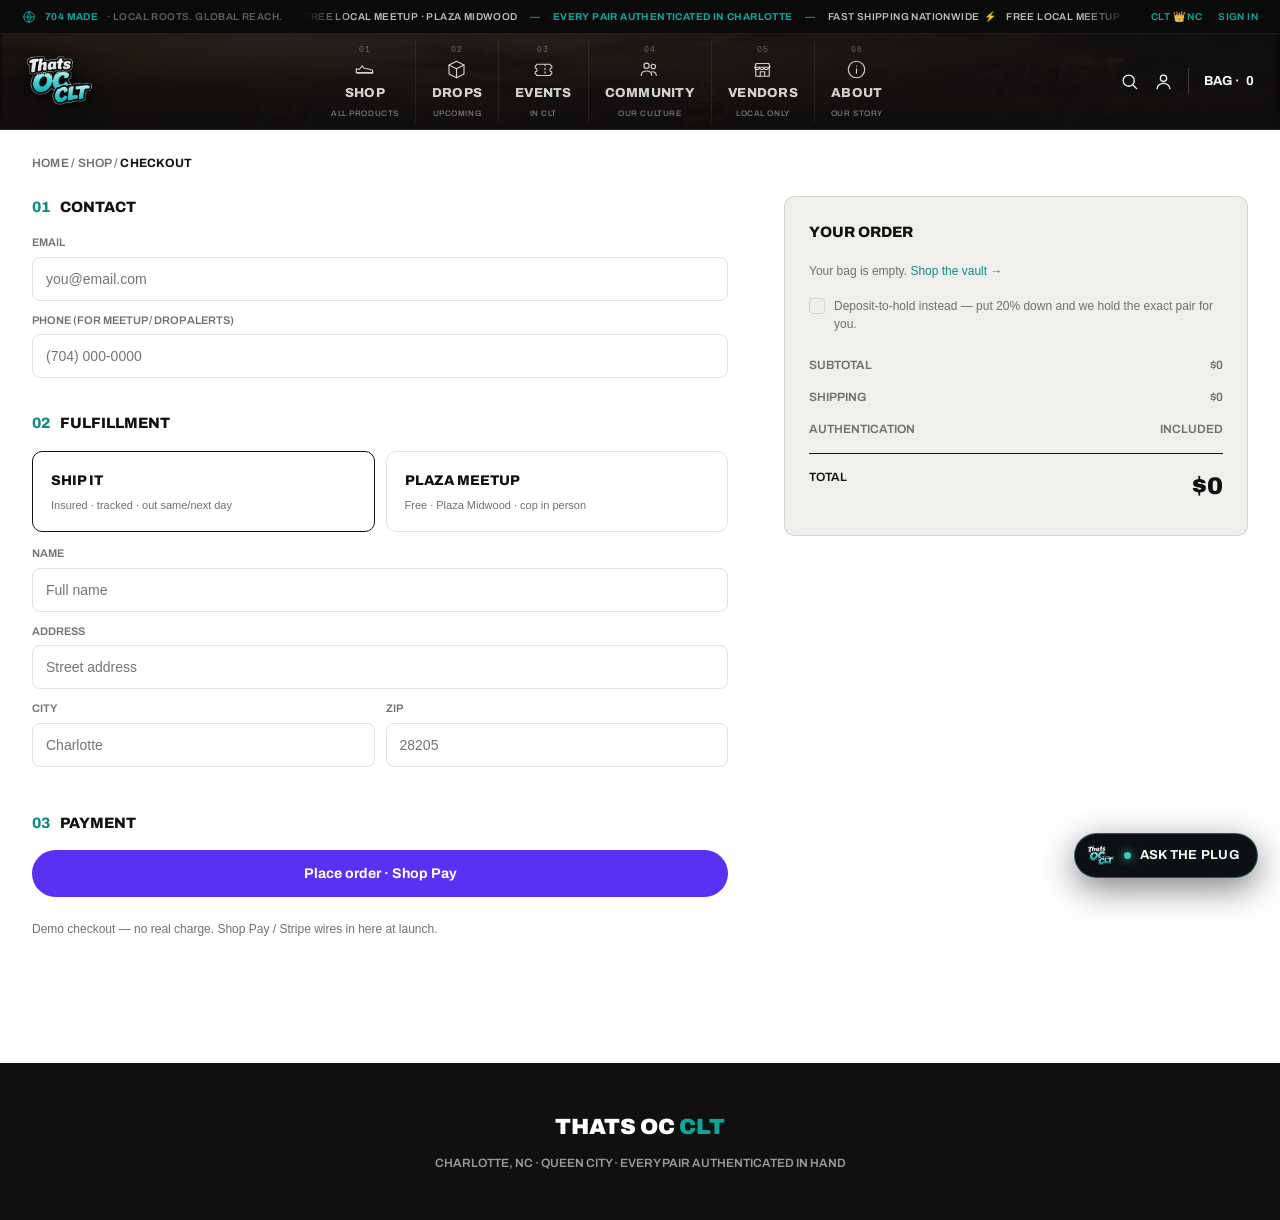
<file: checkout.html>
<!DOCTYPE html>
<html lang="en">
<head>
<meta charset="UTF-8" />
<meta name="viewport" content="width=device-width, initial-scale=1.0" />
<title>Checkout · THATS OC CLT</title>
<link rel="preconnect" href="https://fonts.googleapis.com" />
<link rel="preconnect" href="https://fonts.gstatic.com" crossorigin />
<link href="https://fonts.googleapis.com/css2?family=Archivo:wght@400;500;600;700;800;900&family=Space+Mono:wght@400;700&display=swap" rel="stylesheet" />
<link rel="icon" href="assets/oc-logo.png" />
<link rel="stylesheet" href="assets/site.css" />

</head>
<body>

<div class="topbar">
  <div class="tb-l"><svg viewBox="0 0 24 24"><circle cx="12" cy="12" r="9"/><path d="M3 12h18M12 3c3 3 3 15 0 18M12 3c-3 3-3 15 0 18"/></svg> <b>704 Made</b> <span class="dim">· Local Roots. Global Reach.</span></div>
  <div class="tb-c"><span class="tb-marq">Free Local Meetup · Plaza Midwood <span class="z">—</span> <b>Every Pair Authenticated In Charlotte</b> <span class="z">—</span> Fast Shipping Nationwide&nbsp;&nbsp;⚡&nbsp;&nbsp;&nbsp;&nbsp;Free Local Meetup · Plaza Midwood <span class="z">—</span> <b>Every Pair Authenticated In Charlotte</b> <span class="z">—</span> Fast Shipping Nationwide&nbsp;&nbsp;⚡&nbsp;&nbsp;&nbsp;&nbsp;</span></div>
  <div class="tb-r"><span class="clt">CLT&nbsp;👑&nbsp;NC</span> <a href="#">Sign In</a></div>
</div>
<header class="mega">
  <img class="mega-bg" src="assets/footer-sky-clean.png" alt="">
  <div class="mega-row">
    <a href="index.html" class="mega-logo"><img src="assets/oc-logo.png" alt="THATS OC CLT"></a>
    <nav class="meganav">
      <a href="collection.html" class="mi"><span class="num">01</span><svg class="ico" viewBox="0 0 28 28"><path d="M3 18v-5l4 1 4-5 2 3 9 2a3 3 0 013 3v1H4a1 1 0 01-1-1z"/><path d="M4 19h21"/></svg><span class="ml">Shop</span><span class="ms">All Products</span></a>
      <a href="drops.html" class="mi"><span class="num">02</span><svg class="ico" viewBox="0 0 28 28"><path d="M14 3l10 5v12l-10 5L4 20V8z"/><path d="M4 8l10 5 10-5M14 13v12"/></svg><span class="ml">Drops</span><span class="ms">Upcoming</span></a>
      <a href="city.html#events" class="mi"><span class="num">03</span><svg class="ico" viewBox="0 0 28 28"><path d="M3 9a2 2 0 002-2h18a2 2 0 002 2v3a2 2 0 000 5v3a2 2 0 00-2 2H5a2 2 0 00-2-2v-3a2 2 0 000-5z"/><path d="M16 7v15" stroke-dasharray="2 3"/></svg><span class="ml">Events</span><span class="ms">In CLT</span></a>
      <a href="city.html" class="mi"><span class="num">04</span><svg class="ico" viewBox="0 0 28 28"><circle cx="10" cy="9" r="3.5"/><circle cx="19" cy="10" r="3"/><path d="M3 22c0-4 3-6 7-6s7 2 7 6M17 17c3 0 6 1.5 6 5"/></svg><span class="ml">Community</span><span class="ms">Our Culture</span></a>
      <a href="#" class="mi"><span class="num">05</span><svg class="ico" viewBox="0 0 28 28"><path d="M4 11l1.5-5h17L24 11M5 11h18v12H5zM11 23v-6h6v6"/><path d="M4 11a3 3 0 006 0 3 3 0 006 0 3 3 0 006 0"/></svg><span class="ml">Vendors</span><span class="ms">Local Only</span></a>
      <a href="#" class="mi"><span class="num">06</span><svg class="ico" viewBox="0 0 28 28"><circle cx="14" cy="14" r="11"/><path d="M14 13v6M14 9.4v.2"/></svg><span class="ml">About</span><span class="ms">Our Story</span></a>
    </nav>
    <div class="utils">
      <button data-search aria-label="Search"><svg viewBox="0 0 24 24"><circle cx="11" cy="11" r="7"/><path d="M16.5 16.5L21 21"/></svg></button>
      <a href="#" aria-label="Account"><svg viewBox="0 0 24 24"><circle cx="12" cy="8" r="4"/><path d="M4 21c0-4 4-6.5 8-6.5s8 2.5 8 6.5"/></svg></a>
      <span class="vsep"></span>
      <a href="#" class="bag" aria-label="Bag"><svg viewBox="0 0 24 24"><path d="M6 8h12l1 12H5zM9 8V6.5a3 3 0 016 0V8"/></svg> Bag <b class="bag-count">0</b></a>
    </div>
  </div>
</header>


<div class="wrap">
  <div class="crumb"><a href="index.html">HOME</a> / <a href="collection.html">SHOP</a> / <b>CHECKOUT</b></div>

  <div id="coLive" class="co">
    <!-- form -->
    <div>
      <div class="co-sec">
        <h3><span class="n">01</span> Contact</h3>
        <div class="field"><label>Email</label><input type="email" id="email" placeholder="you@email.com"></div>
        <div class="field"><label>Phone (for meetup / drop alerts)</label><input type="tel" placeholder="(704) 000-0000"></div>
      </div>

      <div class="co-sec">
        <h3><span class="n">02</span> Fulfillment</h3>
        <div class="fulfil">
          <div class="ftile on" data-fulfil="ship">
            <div class="t">Ship it</div>
            <div class="s">Insured · tracked · out same/next day</div>
          </div>
          <div class="ftile" data-fulfil="meet">
            <div class="t">Plaza Meetup</div>
            <div class="s">Free · Plaza Midwood · cop in person</div>
          </div>
        </div>
        <div id="shipFields">
          <div class="field"><label>Name</label><input placeholder="Full name"></div>
          <div class="field"><label>Address</label><input placeholder="Street address"></div>
          <div class="frow2"><div class="field"><label>City</label><input placeholder="Charlotte"></div><div class="field"><label>ZIP</label><input placeholder="28205"></div></div>
        </div>
        <div id="meetFields" style="display:none">
          <div class="field"><label>Preferred meetup window</label><input placeholder="e.g. Sat afternoon, Plaza Midwood"></div>
        </div>
      </div>

      <div class="co-sec">
        <h3><span class="n">03</span> Payment</h3>
        <button class="btn-shoppay" id="payBtn">Place order · Shop Pay</button>
        <div class="reassure" style="text-align:left;margin-top:12px">Demo checkout — no real charge. Shop Pay / Stripe wires in here at launch.</div>
      </div>
    </div>

    <!-- summary -->
    <div class="summary">
      <h3>Your order</h3>
      <div id="sumItems"></div>
      <label class="deposit" id="depToggle"><span class="box"></span><span>Deposit-to-hold instead — put 20% down and we hold the exact pair for you.</span></label>
      <div class="srow"><span>Subtotal</span><span id="sumSub">$0</span></div>
      <div class="srow"><span id="shipLbl">Shipping</span><span id="sumShip">$15</span></div>
      <div class="srow"><span>Authentication</span><span>Included</span></div>
      <div class="srow tot"><span>Total</span><span class="v" id="sumTot">$0</span></div>
    </div>
  </div>

  <div id="coPlaced" class="placed" style="display:none">
    <h2>You're <em>locked in</em>.</h2>
    <p id="placedMsg">Order confirmed — every pair authenticated in hand before it moves.</p>
    <div style="margin-top:24px"><a href="collection.html" class="btn btn-fill">Keep shopping →</a></div>
  </div>
</div>

<footer class="mini"><div class="big">Thats OC <em>CLT</em></div><p>CHARLOTTE, NC · QUEEN CITY · EVERY PAIR AUTHENTICATED IN HAND</p></footer>

<script src="assets/concierge-widget.js"></script>
<script src="assets/cart.js"></script>
<script src="assets/search.js"></script>
<script>
(function(){
  var cart=[]; try{ cart=JSON.parse(localStorage.getItem('oc_cart'))||[]; }catch(e){}
  var fulfil='ship', deposit=false;
  function money(n){return '$'+Number(Math.round(n)).toLocaleString();}
  function sub(){ return cart.reduce(function(a,b){return a+(+b.price||0);},0); }
  function render(){
    var items=document.getElementById('sumItems');
    if(!cart.length){ items.innerHTML='<div class="reassure" style="text-align:left">Your bag is empty. <a href="collection.html" style="color:var(--teal)">Shop the vault →</a></div>'; }
    else items.innerHTML=cart.map(function(it){return '<div class="sitem"><div class="ph"><img src="'+it.img+'" alt=""></div><div><div class="nm">'+it.name+'</div><div class="sub">'+(it.brand||'')+(it.size?' · US '+it.size:'')+'</div></div><div class="pr">'+money(it.price)+'</div></div>';}).join('');
    var s=sub(), ship = fulfil==='meet'?0:(cart.length?15:0);
    var total = deposit ? Math.round(s*0.2)+ship : s+ship;
    document.getElementById('sumSub').textContent=money(s);
    document.getElementById('sumShip').textContent= fulfil==='meet'?'Free':money(ship);
    document.getElementById('shipLbl').textContent= fulfil==='meet'?'Meetup':'Shipping';
    document.getElementById('sumTot').textContent=money(total);
    document.querySelectorAll('.bag').forEach(function(b){b.innerHTML='BAG · <span class="bag-count">'+cart.length+'</span>';});
  }
  document.querySelectorAll('.ftile').forEach(function(t){ t.onclick=function(){
    document.querySelectorAll('.ftile').forEach(function(x){x.classList.remove('on');}); t.classList.add('on');
    fulfil=t.dataset.fulfil;
    document.getElementById('shipFields').style.display = fulfil==='ship'?'block':'none';
    document.getElementById('meetFields').style.display = fulfil==='meet'?'block':'none';
    render();
  };});
  var dep=document.getElementById('depToggle');
  dep.onclick=function(){ deposit=!deposit; dep.classList.toggle('on',deposit); render(); };
  document.getElementById('payBtn').onclick=function(){
    if(!cart.length){ return; }
    localStorage.removeItem('oc_cart');
    document.getElementById('coLive').style.display='none';
    var msg = fulfil==='meet' ? "We'll text you to lock a Plaza Midwood meetup. Every pair authenticated in hand."
            : (deposit ? "Deposit received — we're holding the exact pair. Balance due before it ships."
                       : "Order confirmed — authenticated in hand, out same/next day.");
    document.getElementById('placedMsg').textContent=msg;
    document.getElementById('coPlaced').style.display='block';
    document.querySelectorAll('.bag').forEach(function(b){b.innerHTML='BAG · <span class="bag-count">0</span>';});
    window.scrollTo(0,0);
  };
  render();
})();
</script>
</body>
</html>
</file>
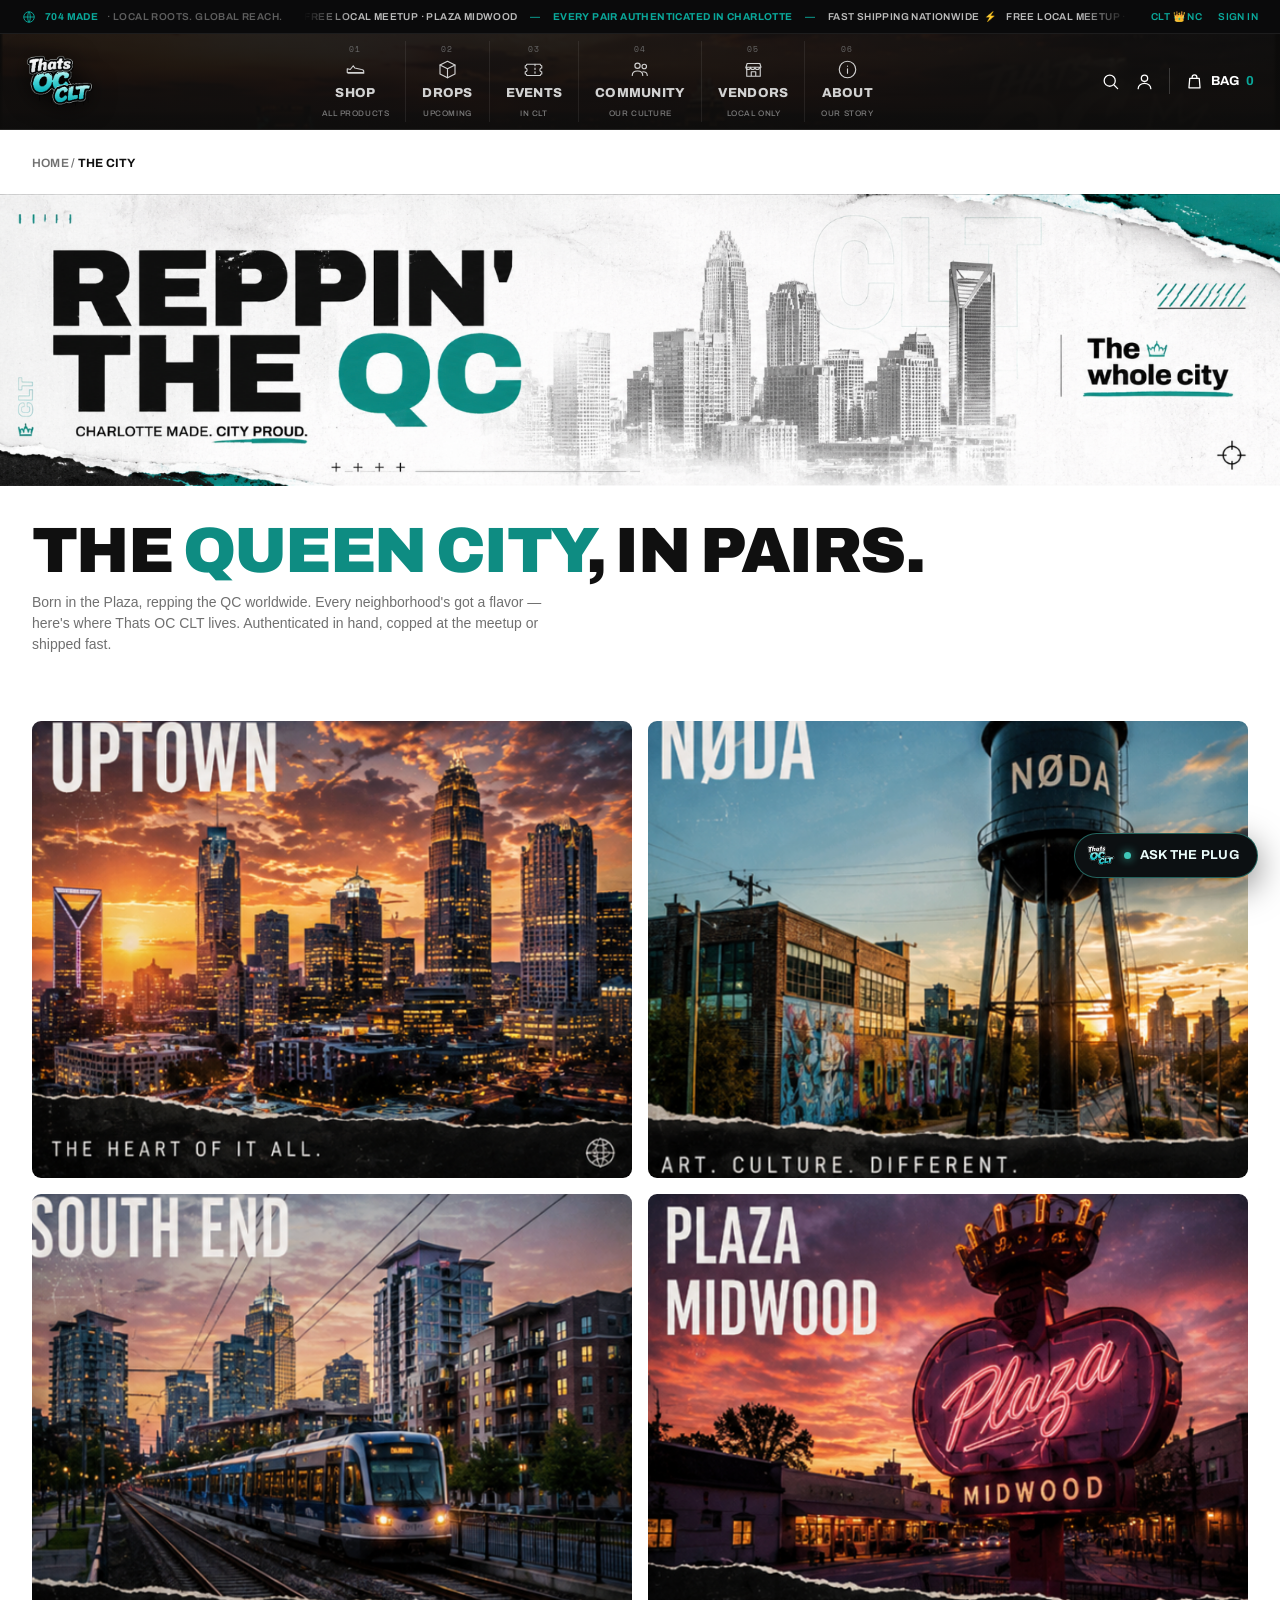
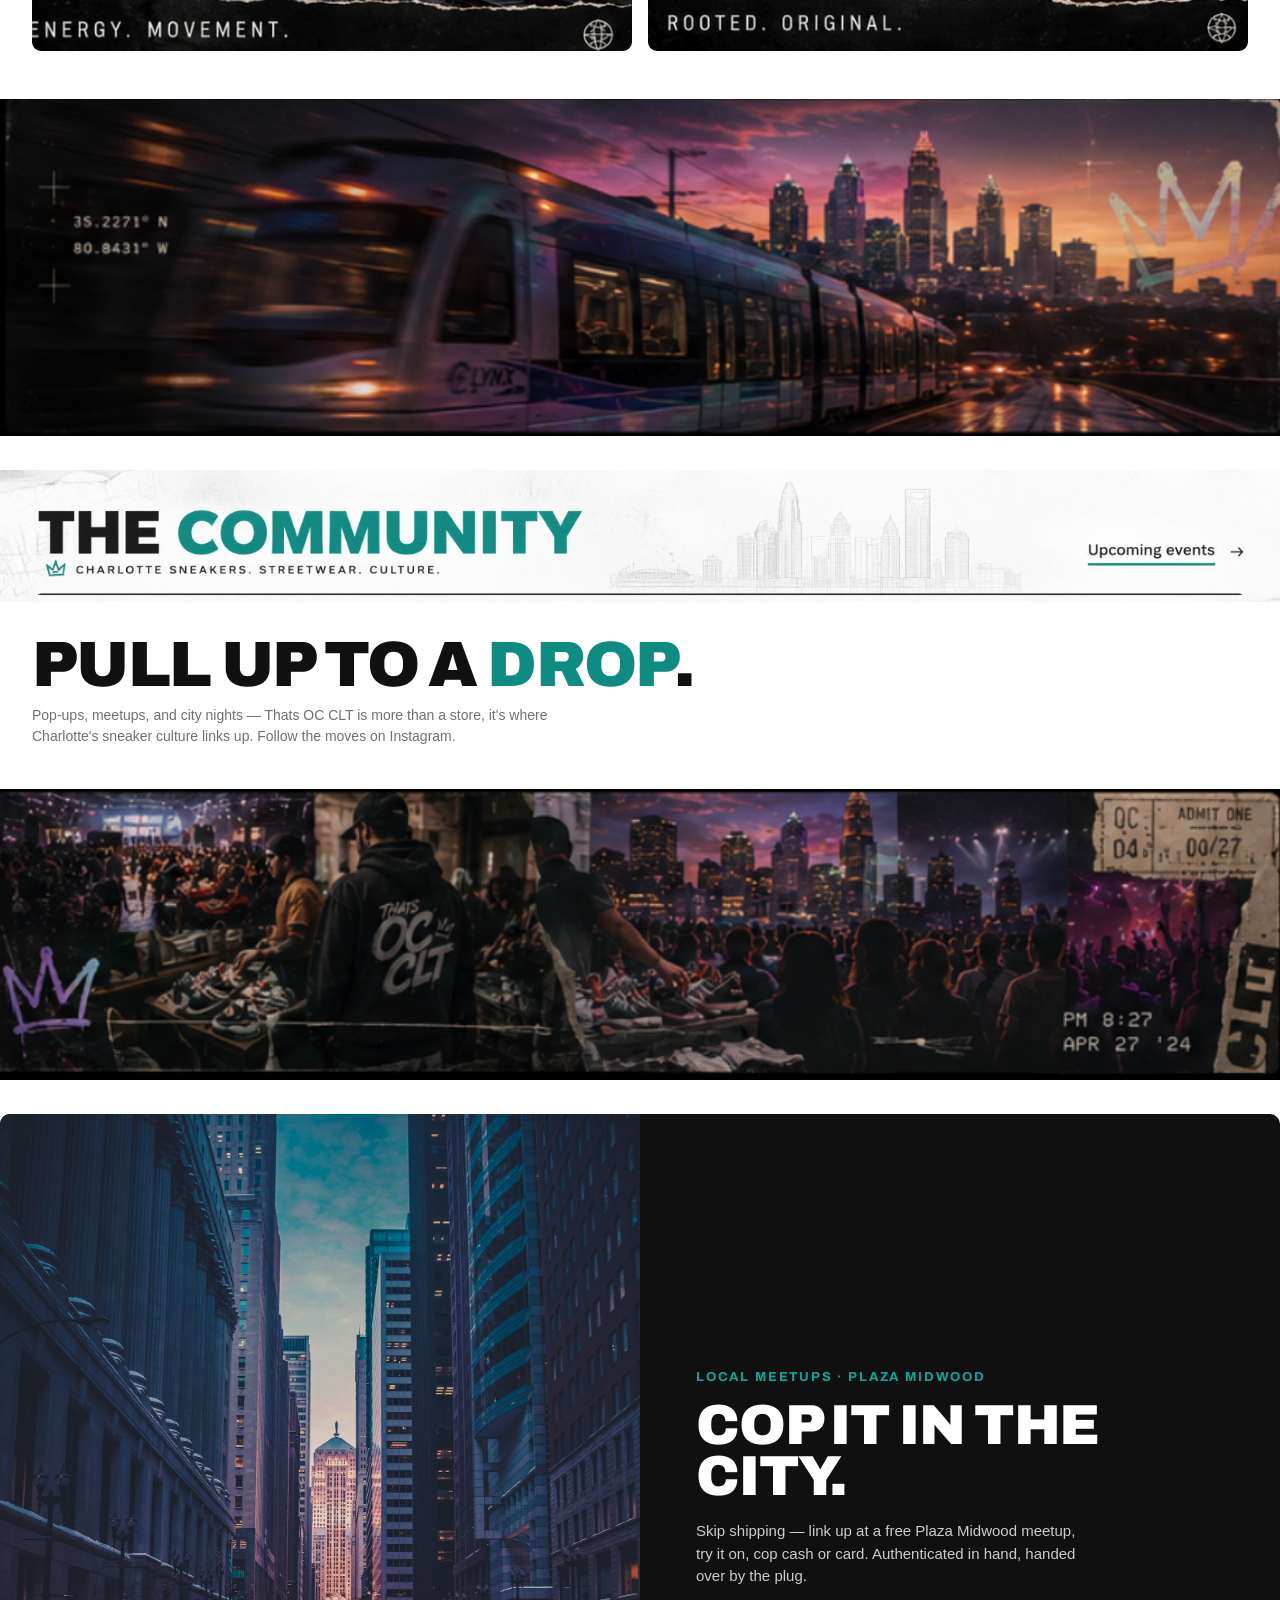
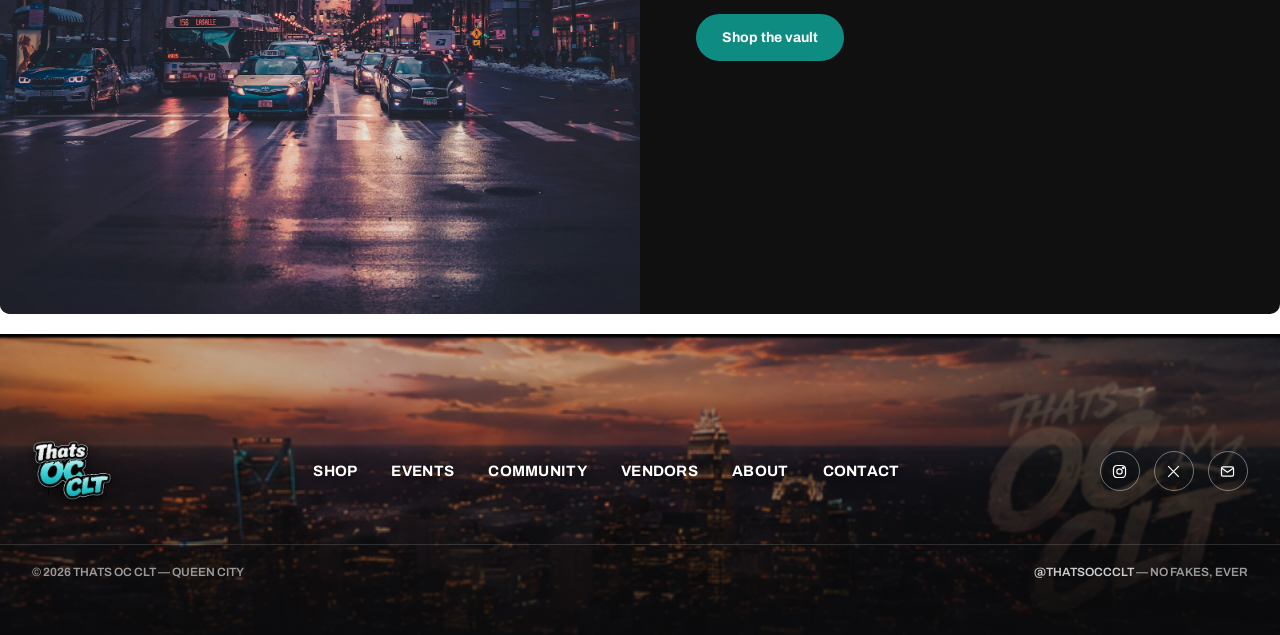
<file: city.html>
<!DOCTYPE html>
<html lang="en">
<head>
<meta charset="UTF-8" />
<meta name="viewport" content="width=device-width, initial-scale=1.0" />
<title>The City · THATS OC CLT</title>
<link rel="preconnect" href="https://fonts.googleapis.com" />
<link rel="preconnect" href="https://fonts.gstatic.com" crossorigin />
<link href="https://fonts.googleapis.com/css2?family=Archivo:wght@400;500;600;700;800;900&family=Space+Mono:wght@400;700&display=swap" rel="stylesheet" />
<link rel="icon" href="assets/oc-logo.png" />
<link rel="stylesheet" href="assets/site.css" />
</head>
<body>

<div class="topbar">
  <div class="tb-l"><svg viewBox="0 0 24 24"><circle cx="12" cy="12" r="9"/><path d="M3 12h18M12 3c3 3 3 15 0 18M12 3c-3 3-3 15 0 18"/></svg> <b>704 Made</b> <span class="dim">· Local Roots. Global Reach.</span></div>
  <div class="tb-c"><span class="tb-marq">Free Local Meetup · Plaza Midwood <span class="z">—</span> <b>Every Pair Authenticated In Charlotte</b> <span class="z">—</span> Fast Shipping Nationwide&nbsp;&nbsp;⚡&nbsp;&nbsp;&nbsp;&nbsp;Free Local Meetup · Plaza Midwood <span class="z">—</span> <b>Every Pair Authenticated In Charlotte</b> <span class="z">—</span> Fast Shipping Nationwide&nbsp;&nbsp;⚡&nbsp;&nbsp;&nbsp;&nbsp;</span></div>
  <div class="tb-r"><span class="clt">CLT&nbsp;👑&nbsp;NC</span> <a href="#">Sign In</a></div>
</div>
<header class="mega">
  <img class="mega-bg" src="assets/footer-sky-clean.png" alt="">
  <div class="mega-row">
    <a href="index.html" class="mega-logo"><img src="assets/oc-logo.png" alt="THATS OC CLT"></a>
    <nav class="meganav">
      <a href="collection.html" class="mi"><span class="num">01</span><svg class="ico" viewBox="0 0 28 28"><path d="M3 18v-5l4 1 4-5 2 3 9 2a3 3 0 013 3v1H4a1 1 0 01-1-1z"/><path d="M4 19h21"/></svg><span class="ml">Shop</span><span class="ms">All Products</span></a>
      <a href="drops.html" class="mi"><span class="num">02</span><svg class="ico" viewBox="0 0 28 28"><path d="M14 3l10 5v12l-10 5L4 20V8z"/><path d="M4 8l10 5 10-5M14 13v12"/></svg><span class="ml">Drops</span><span class="ms">Upcoming</span></a>
      <a href="city.html#events" class="mi"><span class="num">03</span><svg class="ico" viewBox="0 0 28 28"><path d="M3 9a2 2 0 002-2h18a2 2 0 002 2v3a2 2 0 000 5v3a2 2 0 00-2 2H5a2 2 0 00-2-2v-3a2 2 0 000-5z"/><path d="M16 7v15" stroke-dasharray="2 3"/></svg><span class="ml">Events</span><span class="ms">In CLT</span></a>
      <a href="city.html" class="mi"><span class="num">04</span><svg class="ico" viewBox="0 0 28 28"><circle cx="10" cy="9" r="3.5"/><circle cx="19" cy="10" r="3"/><path d="M3 22c0-4 3-6 7-6s7 2 7 6M17 17c3 0 6 1.5 6 5"/></svg><span class="ml">Community</span><span class="ms">Our Culture</span></a>
      <a href="#" class="mi"><span class="num">05</span><svg class="ico" viewBox="0 0 28 28"><path d="M4 11l1.5-5h17L24 11M5 11h18v12H5zM11 23v-6h6v6"/><path d="M4 11a3 3 0 006 0 3 3 0 006 0 3 3 0 006 0"/></svg><span class="ml">Vendors</span><span class="ms">Local Only</span></a>
      <a href="#" class="mi"><span class="num">06</span><svg class="ico" viewBox="0 0 28 28"><circle cx="14" cy="14" r="11"/><path d="M14 13v6M14 9.4v.2"/></svg><span class="ml">About</span><span class="ms">Our Story</span></a>
    </nav>
    <div class="utils">
      <button data-search aria-label="Search"><svg viewBox="0 0 24 24"><circle cx="11" cy="11" r="7"/><path d="M16.5 16.5L21 21"/></svg></button>
      <a href="#" aria-label="Account"><svg viewBox="0 0 24 24"><circle cx="12" cy="8" r="4"/><path d="M4 21c0-4 4-6.5 8-6.5s8 2.5 8 6.5"/></svg></a>
      <span class="vsep"></span>
      <a href="#" class="bag" aria-label="Bag"><svg viewBox="0 0 24 24"><path d="M6 8h12l1 12H5zM9 8V6.5a3 3 0 016 0V8"/></svg> Bag <b class="bag-count">0</b></a>
    </div>
  </div>
</header>

<div class="wrap"><div class="crumb"><a href="index.html">HOME</a> / <b>THE CITY</b></div></div>

<!-- REPPIN' THE QC -->
<a href="#neighborhoods" class="band" style="margin-top:22px;margin-bottom:0" aria-label="Reppin' the QC"><img src="assets/rep.png" alt="Reppin' the QC — Charlotte made, city proud"></a>

<div class="wrap">
  <section class="colhead" style="padding:36px 0 8px" id="neighborhoods">
    <h1>The <em>Queen City</em>, in pairs.</h1>
    <p>Born in the Plaza, repping the QC worldwide. Every neighborhood's got a flavor — here's where Thats OC CLT lives. Authenticated in hand, copped at the meetup or shipped fast.</p>
  </section>
  <div class="nbs">
    <a href="collection.html" class="nb"><img src="assets/nb2-uptown.png" alt="Uptown — the heart of it all"></a>
    <a href="collection.html" class="nb"><img src="assets/nb2-noda.png" alt="NoDa — art. culture. different."></a>
    <a href="collection.html" class="nb"><img src="assets/nb2-southend.png" alt="South End — energy. movement."></a>
    <a href="collection.html" class="nb"><img src="assets/nb2-plaza.png" alt="Plaza Midwood — rooted. original."></a>
  </div>
</div>

<!-- LYNX band -->
<a href="#meetups" class="band" aria-label="Charlotte transit"><img src="assets/banner-lynx.png" alt="35.2271° N, 80.8431° W — Charlotte, NC"></a>

<!-- COMMUNITY / EVENTS -->
<a href="#events" id="events" class="band" style="margin-bottom:0" aria-label="The Community"><img src="assets/com.png" alt="The Community — Charlotte sneakers, streetwear, culture"></a>
<div class="wrap">
  <section class="colhead" style="padding:34px 0 8px">
    <h1>Pull up to a <em>drop</em>.</h1>
    <p>Pop-ups, meetups, and city nights — Thats OC CLT is more than a store, it's where Charlotte's sneaker culture links up. Follow the moves on Instagram.</p>
  </section>
</div>
<a href="https://instagram.com/thatsoccclt" target="_blank" rel="noopener" class="band" aria-label="Events"><img src="assets/events-strip.png" alt="Thats OC CLT events — meetups & culture"></a>

<!-- MEETUPS -->
<section class="city" id="meetups" style="margin-top:34px">
  <div class="ph"><img src="assets/hoop.jpg" alt="Charlotte hoops"></div>
  <div class="tx">
    <span class="small">Local meetups · Plaza Midwood</span>
    <h2>Cop it in the city.</h2>
    <p>Skip shipping — link up at a free Plaza Midwood meetup, try it on, cop cash or card. Authenticated in hand, handed over by the plug.</p>
    <div><a href="collection.html" class="pill teal">Shop the vault</a></div>
  </div>
</section>

<!-- FOOTER -->
<footer class="sky-footer">
  <img class="sf-bg" src="assets/footer-sky-clean.png" alt="" />
  <div class="sf-row">
    <a href="index.html" class="sf-logo"><img src="assets/oc-logo.png" alt="THATS OC CLT"></a>
    <nav class="sf-links">
      <a href="collection.html">Shop</a>
      <a href="city.html#events">Events</a>
      <a href="city.html">Community</a>
      <a href="#">Vendors</a>
      <a href="#">About</a>
      <a href="#">Contact</a>
    </nav>
    <div class="sf-social">
      <a href="https://instagram.com/thatsoccclt" target="_blank" rel="noopener" aria-label="Instagram"><svg viewBox="0 0 24 24"><rect x="3.5" y="3.5" width="17" height="17" rx="5"/><circle cx="12" cy="12" r="3.8"/><circle cx="17.3" cy="6.7" r="1.05"/></svg></a>
      <a href="#" target="_blank" rel="noopener" aria-label="X"><svg viewBox="0 0 24 24"><path d="M4.5 4.5l15 15M19.5 4.5l-15 15"/></svg></a>
      <a href="mailto:hello@thatsoccclt.com" aria-label="Email"><svg viewBox="0 0 24 24"><rect x="3.5" y="5.5" width="17" height="13" rx="2"/><path d="M4 7.5l8 5.5 8-5.5"/></svg></a>
    </div>
  </div>
  <div class="sf-legal"><span>© 2026 Thats OC CLT — Queen City</span><span><a href="https://instagram.com/thatsoccclt">@thatsoccclt</a> — No fakes, ever</span></div>
</footer>

<script src="assets/concierge-widget.js"></script>
<script src="assets/cart.js"></script>
<script src="assets/filters.js"></script>
<script src="assets/search.js"></script>
</body>
</html>
</file>
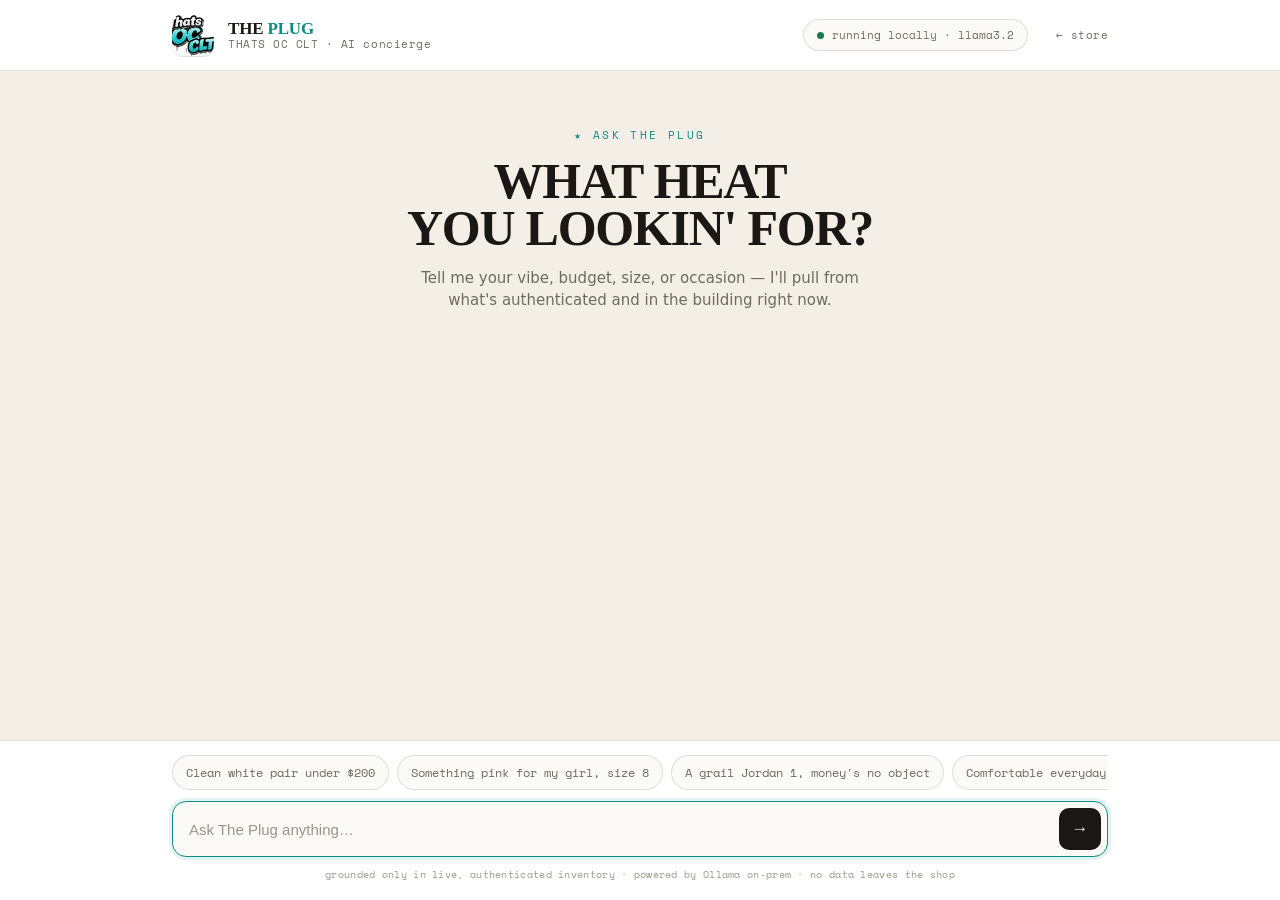
<file: concierge.html>
<!DOCTYPE html>
<html lang="en">
<head>
<meta charset="UTF-8" />
<meta name="viewport" content="width=device-width, initial-scale=1.0" />
<title>The Plug · AI Concierge — THATS OC CLT</title>
<link rel="preconnect" href="https://fonts.googleapis.com" />
<link rel="preconnect" href="https://fonts.gstatic.com" crossorigin />
<link href="https://fonts.googleapis.com/css2?family=Space+Grotesk:wght@400;500;600;700&family=Space+Mono:wght@400;700&display=swap" rel="stylesheet" />
<style>
:root{
  --paper:#F3EFE6; --surface:#FFFFFF; --raise:#FBFAF7;
  --ink:#1A1714; --muted:#6E6A62; --faint:#9A958C;
  --line:rgba(22,19,14,.12); --line-2:rgba(22,19,14,.06);
  --teal:#0E8C82; --teal-ink:#0a6b62; --orange:#F0531C; --green:#1C7A48;
  --maxw:980px;
}
*{margin:0;padding:0;box-sizing:border-box}
html,body{height:100%}
body{background:var(--paper);color:var(--ink);font-family:'Hanken Grotesk',system-ui,sans-serif;font-size:16px;line-height:1.5;-webkit-font-smoothing:antialiased;display:flex;flex-direction:column;height:100vh;overflow:hidden}
a{color:inherit;text-decoration:none}
img{display:block;max-width:100%}
.mono{font-family:'Space Mono',monospace}

/* top bar */
header{flex:0 0 auto;background:var(--surface);border-bottom:1px solid var(--line);position:relative;z-index:5}
.bar{max-width:var(--maxw);margin:0 auto;display:flex;align-items:center;gap:14px;padding:14px 22px}
.logo{width:42px;height:42px;border-radius:11px;overflow:hidden;flex:0 0 auto;box-shadow:0 1px 0 var(--line)}
.logo img{width:100%;height:100%;object-fit:cover}
.brandwrap{display:flex;flex-direction:column;line-height:1.1}
.brandwrap .nm{font-family:'Fraunces',Georgia,serif;font-weight:800;text-transform:uppercase;font-size:17px;letter-spacing:-.01em}
.brandwrap .nm em{font-style:normal;color:var(--teal)}
.brandwrap .sub{font-family:'Space Mono',monospace;font-size:10.5px;letter-spacing:.05em;color:var(--muted)}
.status{margin-left:auto;display:flex;align-items:center;gap:8px;font-family:'Space Mono',monospace;font-size:11px;color:var(--muted);border:1px solid var(--line);border-radius:30px;padding:7px 13px;background:var(--raise)}
.dot{width:7px;height:7px;border-radius:50%;background:var(--green);box-shadow:0 0 0 0 rgba(28,122,72,.5);animation:p 2s infinite}
@keyframes p{0%{box-shadow:0 0 0 0 rgba(28,122,72,.45)}70%{box-shadow:0 0 0 7px rgba(28,122,72,0)}100%{box-shadow:0 0 0 0 rgba(28,122,72,0)}}
.backlink{font-family:'Space Mono',monospace;font-size:11px;color:var(--muted);letter-spacing:.04em}
.backlink:hover{color:var(--teal)}
@media(max-width:620px){.status .txt{display:none}}

/* chat scroll area */
.scroll{flex:1 1 auto;overflow-y:auto;scroll-behavior:smooth}
.thread{max-width:var(--maxw);margin:0 auto;padding:30px 22px 16px;display:flex;flex-direction:column;gap:20px}

/* intro hero */
.intro{text-align:center;padding:26px 0 8px}
.intro .kicker{font-family:'Space Mono',monospace;font-size:11px;letter-spacing:.22em;text-transform:uppercase;color:var(--teal);margin-bottom:14px}
.intro h1{font-family:'Fraunces',Georgia,serif;font-weight:800;text-transform:uppercase;font-size:clamp(30px,5vw,50px);line-height:.95;letter-spacing:-.025em}
.intro p{color:var(--muted);max-width:440px;margin:14px auto 0;font-size:15px}

/* message rows */
.row{display:flex;gap:12px;align-items:flex-start;max-width:760px}
.row.me{align-self:flex-end;flex-direction:row-reverse}
.av{width:34px;height:34px;border-radius:9px;flex:0 0 auto;overflow:hidden;display:grid;place-items:center;font-family:'Fraunces',Georgia,serif;font-weight:800;font-size:13px}
.av.bot{background:var(--ink)}.av.bot img{width:100%;height:100%;object-fit:cover}
.av.me{background:var(--teal);color:#fff}
.bubble{padding:13px 16px;border-radius:14px;font-size:15px;line-height:1.55}
.row.bot .bubble{background:var(--surface);border:1px solid var(--line);border-top-left-radius:4px}
.row.me .bubble{background:var(--ink);color:var(--paper);border-top-right-radius:4px}
.who{font-family:'Space Mono',monospace;font-size:10px;letter-spacing:.08em;text-transform:uppercase;color:var(--faint);margin-bottom:5px}

/* product cards inside a bot msg */
.cards{display:grid;grid-template-columns:repeat(2,1fr);gap:10px;margin-top:12px;max-width:520px}
@media(max-width:560px){.cards{grid-template-columns:1fr}}
.pcard{display:flex;gap:11px;background:var(--surface);border:1px solid var(--line);border-radius:11px;padding:9px;transition:transform .15s,border-color .15s}
.pcard:hover{transform:translateY(-2px);border-color:var(--teal)}
.pcard .ph{width:74px;height:74px;border-radius:8px;overflow:hidden;flex:0 0 auto;background:var(--raise)}
.pcard .ph img{width:100%;height:100%;object-fit:cover}
.pcard .pi{display:flex;flex-direction:column;min-width:0;justify-content:center}
.pcard .bl{font-family:'Space Mono',monospace;font-size:9px;letter-spacing:.1em;text-transform:uppercase;color:var(--faint)}
.pcard .nm{font-weight:600;font-size:12.5px;line-height:1.2;margin:3px 0 6px;white-space:nowrap;overflow:hidden;text-overflow:ellipsis}
.pcard .pr{display:flex;align-items:baseline;gap:7px}
.pcard .pr b{font-family:'Fraunces',Georgia,serif;font-weight:800;font-size:15px}
.pcard .pr .mk{font-family:'Space Mono',monospace;font-size:9.5px;color:var(--green)}
.pcard .sz{font-family:'Space Mono',monospace;font-size:9px;color:var(--muted);margin-top:3px}
.pcard .auth{font-family:'Space Mono',monospace;font-size:8.5px;letter-spacing:.05em;color:var(--green);margin-top:3px}

/* typing */
.typing{display:flex;gap:5px;padding:15px 16px}
.typing span{width:7px;height:7px;border-radius:50%;background:var(--faint);animation:b 1.2s infinite}
.typing span:nth-child(2){animation-delay:.2s}.typing span:nth-child(3){animation-delay:.4s}
@keyframes b{0%,60%,100%{opacity:.25;transform:translateY(0)}30%{opacity:1;transform:translateY(-3px)}}

/* composer */
.composer{flex:0 0 auto;background:var(--surface);border-top:1px solid var(--line)}
.cwrap{max-width:var(--maxw);margin:0 auto;padding:14px 22px 18px}
.chips{display:flex;gap:8px;overflow-x:auto;padding-bottom:11px;scrollbar-width:none}
.chips::-webkit-scrollbar{display:none}
.chip{flex:0 0 auto;font-family:'Space Mono',monospace;font-size:11.5px;color:var(--muted);background:var(--raise);border:1px solid var(--line);border-radius:30px;padding:8px 13px;cursor:pointer;white-space:nowrap;transition:all .15s}
.chip:hover{color:#fff;background:var(--teal);border-color:var(--teal)}
.inputbar{display:flex;gap:10px;align-items:center;background:var(--raise);border:1px solid var(--line);border-radius:14px;padding:6px 6px 6px 16px}
.inputbar:focus-within{border-color:var(--teal);box-shadow:0 0 0 3px rgba(14,158,146,.12)}
.inputbar input{flex:1;border:none;background:transparent;font-family:'Hanken Grotesk',sans-serif;font-size:15px;color:var(--ink);outline:none}
.inputbar input::placeholder{color:var(--faint)}
.send{flex:0 0 auto;width:42px;height:42px;border:none;border-radius:10px;background:var(--ink);color:var(--paper);font-size:17px;cursor:pointer;display:grid;place-items:center;transition:background .15s,transform .15s}
.send:hover{background:var(--teal);transform:translateY(-1px)}
.send:disabled{opacity:.4;cursor:not-allowed;transform:none}
.foot{text-align:center;font-family:'Space Mono',monospace;font-size:10px;color:var(--faint);margin-top:10px;letter-spacing:.03em}
</style>
</head>
<body>

<header>
  <div class="bar">
    <div class="logo"><img src="assets/oc-logo.png" alt="OC"></div>
    <div class="brandwrap">
      <span class="nm">The <em>Plug</em></span>
      <span class="sub">THATS OC CLT · AI concierge</span>
    </div>
    <div class="status"><span class="dot"></span><span class="txt">running locally · llama3.2</span></div>
    <a href="index.html" class="backlink" style="margin-left:14px">← store</a>
  </div>
</header>

<div class="scroll" id="scroll">
  <div class="thread" id="thread">
    <div class="intro">
      <div class="kicker">★ ask the plug</div>
      <h1>What heat<br>you lookin' for?</h1>
      <p>Tell me your vibe, budget, size, or occasion — I'll pull from what's authenticated and in the building right now.</p>
    </div>
  </div>
</div>

<div class="composer">
  <div class="cwrap">
    <div class="chips" id="chips">
      <span class="chip">Clean white pair under $200</span>
      <span class="chip">Something pink for my girl, size 8</span>
      <span class="chip">A grail Jordan 1, money's no object</span>
      <span class="chip">Comfortable everyday, neutral colors</span>
      <span class="chip">What's your most slept-on pair?</span>
    </div>
    <div class="inputbar">
      <input id="input" type="text" placeholder="Ask The Plug anything…" autocomplete="off" />
      <button class="send" id="send">→</button>
    </div>
    <div class="foot">grounded only in live, authenticated inventory · powered by Ollama on-prem · no data leaves the shop</div>
  </div>
</div>

<script>
const API = "/chat";
const thread = document.getElementById('thread');
const scroll = document.getElementById('scroll');
const input  = document.getElementById('input');
const send   = document.getElementById('send');
let history = [], busy = false, introGone = false;

function esc(s){return s.replace(/[&<>]/g,c=>({'&':'&amp;','<':'&lt;','>':'&gt;'}[c]));}
function toBottom(){ scroll.scrollTop = scroll.scrollHeight; }

function addUser(text){
  if(!introGone){ document.querySelector('.intro').remove(); introGone=true; }
  const r=document.createElement('div'); r.className='row me';
  r.innerHTML=`<div class="av me">YO</div><div><div class="bubble">${esc(text)}</div></div>`;
  thread.appendChild(r); toBottom();
}
function addTyping(){
  const r=document.createElement('div'); r.className='row bot'; r.id='typing';
  r.innerHTML=`<div class="av bot"><img src="assets/oc-logo.png" alt=""></div>
    <div class="bubble" style="padding:0"><div class="typing"><span></span><span></span><span></span></div></div>`;
  thread.appendChild(r); toBottom();
}
function cardsHTML(products){
  if(!products||!products.length) return '';
  return `<div class="cards">`+products.map(p=>`
    <a class="pcard" href="product.html">
      <div class="ph"><img src="${p.img}" alt=""></div>
      <div class="pi">
        <span class="bl">${esc(p.brand)}</span>
        <span class="nm">${esc(p.name)}</span>
        <span class="pr"><b>$${p.price}</b><span class="mk">mkt $${p.market}</span></span>
        <span class="sz">US ${p.size_us} · ${p.condition}</span>
        <span class="auth">✓ authenticated in CLT</span>
      </div>
    </a>`).join('')+`</div>`;
}
function addBot(text, products){
  const r=document.createElement('div'); r.className='row bot';
  r.innerHTML=`<div class="av bot"><img src="assets/oc-logo.png" alt=""></div>
    <div><div class="who">The Plug</div><div class="bubble">${esc(text)}${cardsHTML(products)}</div></div>`;
  thread.appendChild(r); toBottom();
}

async function ask(text){
  if(busy||!text.trim()) return;
  busy=true; send.disabled=true;
  addUser(text); input.value=''; addTyping();
  try{
    const res = await fetch(API,{method:'POST',headers:{'Content-Type':'application/json'},
      body:JSON.stringify({message:text,history})});
    const data = await res.json();
    document.getElementById('typing')?.remove();
    if(data.error){ addBot("My bad — the concierge engine isn't reachable. Make sure Ollama + the local server are running.", []); }
    else{
      addBot(data.reply, data.products);
      history.push({role:'user',content:text});
      history.push({role:'assistant',content:data.reply});
    }
  }catch(e){
    document.getElementById('typing')?.remove();
    addBot("Couldn't reach the concierge engine (is concierge.py running on :8799?).", []);
  }
  busy=false; send.disabled=false; input.focus();
}

send.onclick=()=>ask(input.value);
input.onkeydown=e=>{ if(e.key==='Enter') ask(input.value); };
document.getElementById('chips').onclick=e=>{ if(e.target.classList.contains('chip')) ask(e.target.textContent); };
input.focus();
</script>
</body>
</html>
</file>
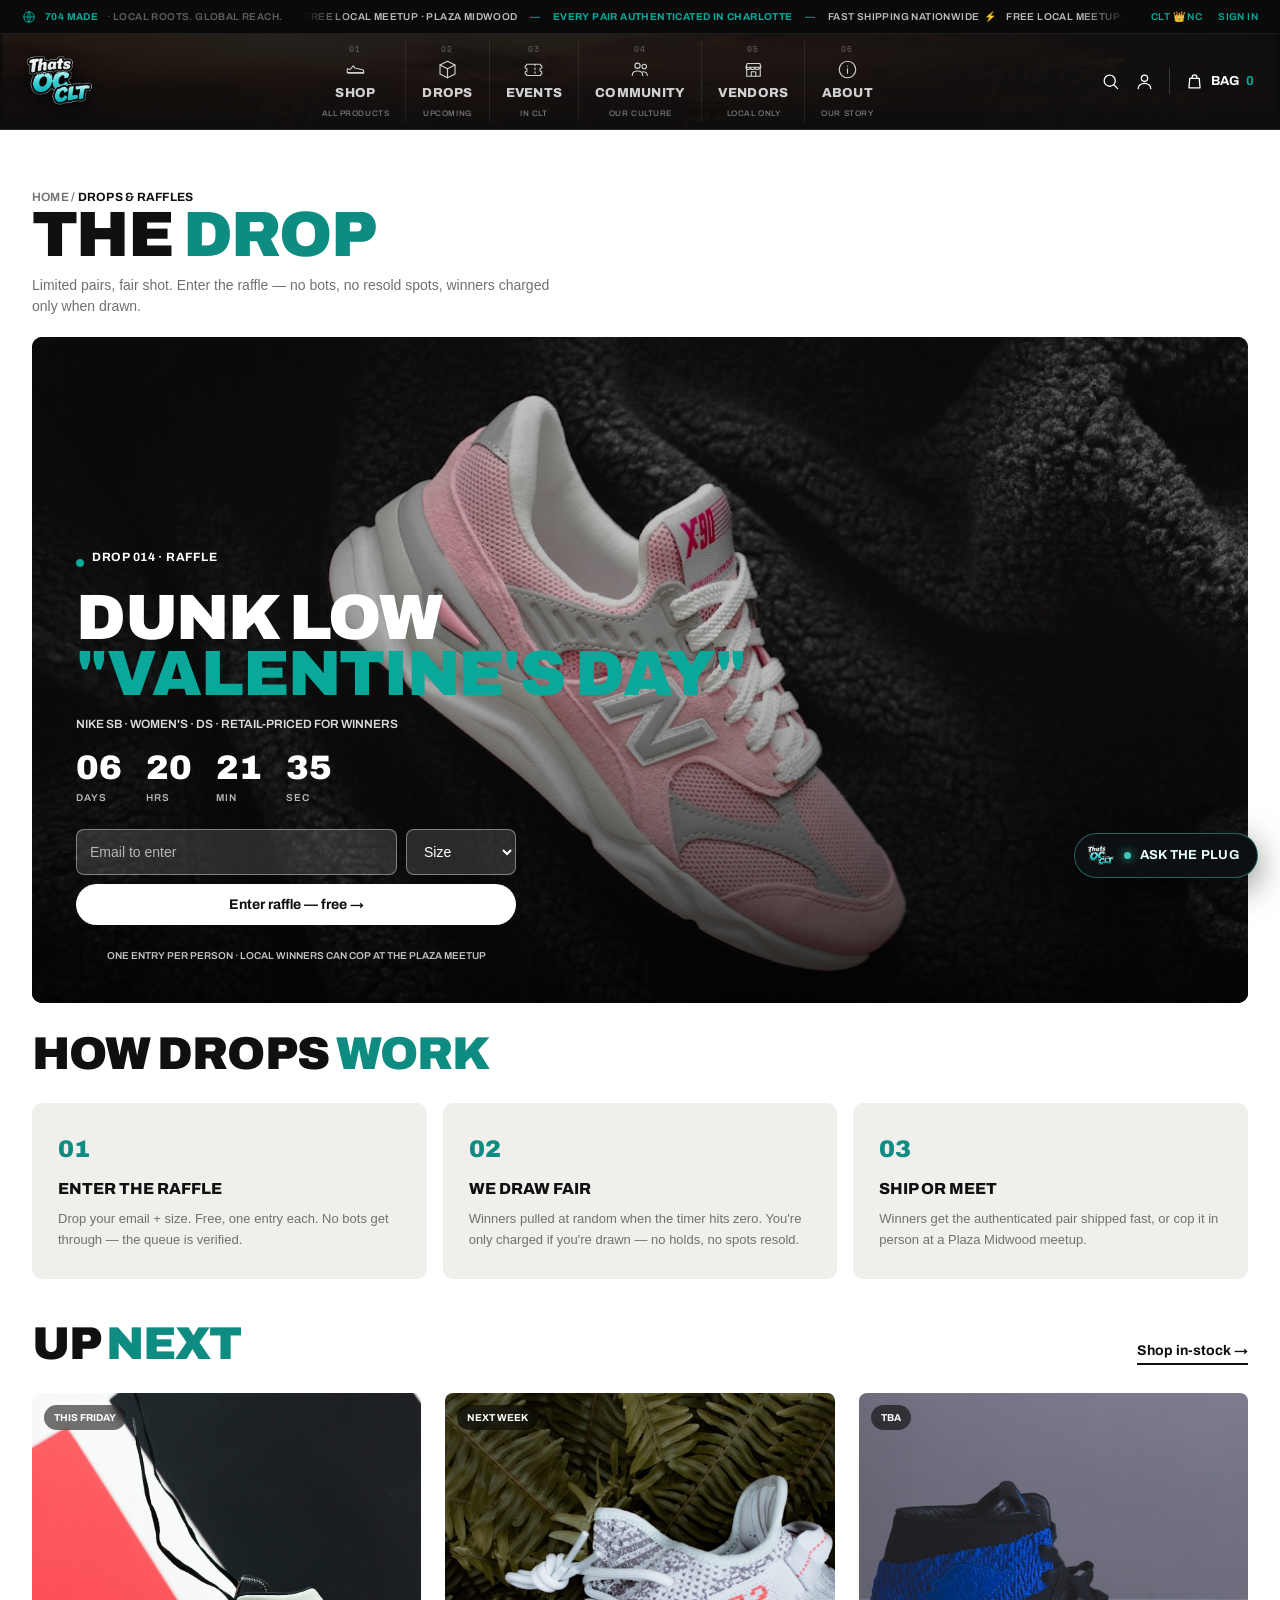
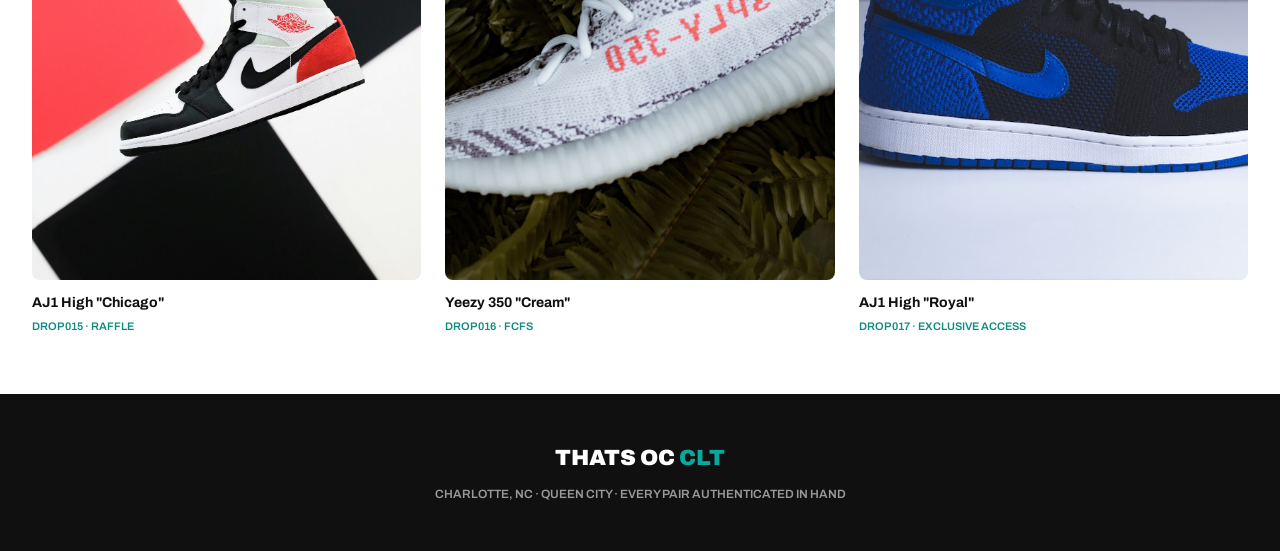
<file: drops.html>
<!DOCTYPE html>
<html lang="en">
<head>
<meta charset="UTF-8" />
<meta name="viewport" content="width=device-width, initial-scale=1.0" />
<title>Drops & Raffles · THATS OC CLT</title>
<link rel="preconnect" href="https://fonts.googleapis.com" />
<link rel="preconnect" href="https://fonts.gstatic.com" crossorigin />
<link href="https://fonts.googleapis.com/css2?family=Archivo:wght@400;500;600;700;800;900&family=Space+Mono:wght@400;700&display=swap" rel="stylesheet" />
<link rel="icon" href="assets/oc-logo.png" />
<link rel="stylesheet" href="assets/site.css" />

</head>
<body>

<div class="topbar">
  <div class="tb-l"><svg viewBox="0 0 24 24"><circle cx="12" cy="12" r="9"/><path d="M3 12h18M12 3c3 3 3 15 0 18M12 3c-3 3-3 15 0 18"/></svg> <b>704 Made</b> <span class="dim">· Local Roots. Global Reach.</span></div>
  <div class="tb-c"><span class="tb-marq">Free Local Meetup · Plaza Midwood <span class="z">—</span> <b>Every Pair Authenticated In Charlotte</b> <span class="z">—</span> Fast Shipping Nationwide&nbsp;&nbsp;⚡&nbsp;&nbsp;&nbsp;&nbsp;Free Local Meetup · Plaza Midwood <span class="z">—</span> <b>Every Pair Authenticated In Charlotte</b> <span class="z">—</span> Fast Shipping Nationwide&nbsp;&nbsp;⚡&nbsp;&nbsp;&nbsp;&nbsp;</span></div>
  <div class="tb-r"><span class="clt">CLT&nbsp;👑&nbsp;NC</span> <a href="#">Sign In</a></div>
</div>
<header class="mega">
  <img class="mega-bg" src="assets/footer-sky-clean.png" alt="">
  <div class="mega-row">
    <a href="index.html" class="mega-logo"><img src="assets/oc-logo.png" alt="THATS OC CLT"></a>
    <nav class="meganav">
      <a href="collection.html" class="mi"><span class="num">01</span><svg class="ico" viewBox="0 0 28 28"><path d="M3 18v-5l4 1 4-5 2 3 9 2a3 3 0 013 3v1H4a1 1 0 01-1-1z"/><path d="M4 19h21"/></svg><span class="ml">Shop</span><span class="ms">All Products</span></a>
      <a href="drops.html" class="mi"><span class="num">02</span><svg class="ico" viewBox="0 0 28 28"><path d="M14 3l10 5v12l-10 5L4 20V8z"/><path d="M4 8l10 5 10-5M14 13v12"/></svg><span class="ml">Drops</span><span class="ms">Upcoming</span></a>
      <a href="city.html#events" class="mi"><span class="num">03</span><svg class="ico" viewBox="0 0 28 28"><path d="M3 9a2 2 0 002-2h18a2 2 0 002 2v3a2 2 0 000 5v3a2 2 0 00-2 2H5a2 2 0 00-2-2v-3a2 2 0 000-5z"/><path d="M16 7v15" stroke-dasharray="2 3"/></svg><span class="ml">Events</span><span class="ms">In CLT</span></a>
      <a href="city.html" class="mi"><span class="num">04</span><svg class="ico" viewBox="0 0 28 28"><circle cx="10" cy="9" r="3.5"/><circle cx="19" cy="10" r="3"/><path d="M3 22c0-4 3-6 7-6s7 2 7 6M17 17c3 0 6 1.5 6 5"/></svg><span class="ml">Community</span><span class="ms">Our Culture</span></a>
      <a href="#" class="mi"><span class="num">05</span><svg class="ico" viewBox="0 0 28 28"><path d="M4 11l1.5-5h17L24 11M5 11h18v12H5zM11 23v-6h6v6"/><path d="M4 11a3 3 0 006 0 3 3 0 006 0 3 3 0 006 0"/></svg><span class="ml">Vendors</span><span class="ms">Local Only</span></a>
      <a href="#" class="mi"><span class="num">06</span><svg class="ico" viewBox="0 0 28 28"><circle cx="14" cy="14" r="11"/><path d="M14 13v6M14 9.4v.2"/></svg><span class="ml">About</span><span class="ms">Our Story</span></a>
    </nav>
    <div class="utils">
      <button data-search aria-label="Search"><svg viewBox="0 0 24 24"><circle cx="11" cy="11" r="7"/><path d="M16.5 16.5L21 21"/></svg></button>
      <a href="#" aria-label="Account"><svg viewBox="0 0 24 24"><circle cx="12" cy="8" r="4"/><path d="M4 21c0-4 4-6.5 8-6.5s8 2.5 8 6.5"/></svg></a>
      <span class="vsep"></span>
      <a href="#" class="bag" aria-label="Bag"><svg viewBox="0 0 24 24"><path d="M6 8h12l1 12H5zM9 8V6.5a3 3 0 016 0V8"/></svg> Bag <b class="bag-count">0</b></a>
    </div>
  </div>
</header>


<section class="colhead">
  <div class="wrap">
    <div class="crumb"><a href="index.html">HOME</a> / <b>DROPS & RAFFLES</b></div>
    <h1>The <em>Drop</em></h1>
    <p>Limited pairs, fair shot. Enter the raffle — no bots, no resold spots, winners charged only when drawn.</p>
  </div>
</section>

<div class="wrap">
  <div class="drop-hero">
    <div class="img"><span class="tagline">★ Live now · 88 entries</span><img src="assets/pair.jpg" alt="Valentine's Dunk"></div>
    <div class="info">
      <div class="eyebrow"><span class="live-dot"></span><span class="eyebrow">Drop 014 · Raffle</span></div>
      <h1>Dunk Low<br><em>"Valentine's Day"</em></h1>
      <div class="meta">Nike SB · Women's · DS · retail-priced for winners</div>
      <div class="cdown" id="cd">
        <div class="u"><b id="cd-d">02</b><small>Days</small></div>
        <div class="u"><b id="cd-h">14</b><small>Hrs</small></div>
        <div class="u"><b id="cd-m">37</b><small>Min</small></div>
        <div class="u"><b id="cd-s">09</b><small>Sec</small></div>
      </div>
      <form class="raffle" id="raffleForm">
        <div class="rrow">
          <input type="email" id="rEmail" placeholder="Email to enter" required>
          <select id="rSize" required>
            <option value="">Size</option>
            <option>US 6W</option><option>US 7W</option><option>US 8W</option><option>US 9W</option><option>US 10W</option>
          </select>
        </div>
        <button type="submit" class="btn-buy">Enter raffle — free →</button>
        <div class="ent">One entry per person · local winners can cop at the Plaza meetup</div>
      </form>
      <div class="entered" id="entered" style="display:none">
        <div class="t">You're <em>in</em>.</div>
        <p>Entry confirmed. We draw Friday 8PM ET and email winners instantly — winners only get charged.</p>
      </div>
    </div>
  </div>

  <section class="sec" style="padding:30px 0 60px">
    <div class="sec-head"><h2>How drops <em>work</em></h2></div>
    <div class="steps">
      <div class="st"><div class="n">01</div><h4>Enter the raffle</h4><p>Drop your email + size. Free, one entry each. No bots get through — the queue is verified.</p></div>
      <div class="st"><div class="n">02</div><h4>We draw fair</h4><p>Winners pulled at random when the timer hits zero. You're only charged if you're drawn — no holds, no spots resold.</p></div>
      <div class="st"><div class="n">03</div><h4>Ship or meet</h4><p>Winners get the authenticated pair shipped fast, or cop it in person at a Plaza Midwood meetup.</p></div>
    </div>

    <div class="sec-head" style="margin-top:20px"><h2>Up <em>next</em></h2><a href="collection.html" class="link">Shop in-stock →</a></div>
    <div class="upcoming">
      <a href="drops.html" class="uc"><div class="ph"><span class="when">This Friday</span><img src="assets/sn_159704.jpg" alt=""></div><div class="m"><div class="nm">AJ1 High "Chicago"</div><div class="s">Drop 015 · Raffle</div></div></a>
      <a href="drops.html" class="uc"><div class="ph"><span class="when">Next week</span><img src="assets/sn_155148.jpg" alt=""></div><div class="m"><div class="nm">Yeezy 350 "Cream"</div><div class="s">Drop 016 · FCFS</div></div></a>
      <a href="drops.html" class="uc"><div class="ph"><span class="when">TBA</span><img src="assets/sn_157811.jpg" alt=""></div><div class="m"><div class="nm">AJ1 High "Royal"</div><div class="s">Drop 017 · Exclusive access</div></div></a>
    </div>
  </section>
</div>

<footer class="mini"><div class="big">Thats OC <em>CLT</em></div><p>CHARLOTTE, NC · QUEEN CITY · EVERY PAIR AUTHENTICATED IN HAND</p></footer>

<script src="assets/concierge-widget.js"></script>
<script src="assets/cart.js"></script>
<script src="assets/search.js"></script>
<script>
(function(){
  // live countdown to next Friday 8pm
  function pad(n){return (n<10?'0':'')+n;}
  var target=new Date(); var day=target.getDay(); var add=(5-day+7)%7; if(add===0&&target.getHours()>=20)add=7;
  target.setDate(target.getDate()+add); target.setHours(20,0,0,0);
  function tick(){
    var diff=Math.max(0,target-new Date());
    var d=Math.floor(diff/864e5),h=Math.floor(diff%864e5/36e5),m=Math.floor(diff%36e5/6e4),s=Math.floor(diff%6e4/1e3);
    var E=function(id,v){var el=document.getElementById(id);if(el)el.textContent=pad(v);};
    E('cd-d',d);E('cd-h',h);E('cd-m',m);E('cd-s',s);
  }
  tick(); setInterval(tick,1000);
  document.getElementById('raffleForm').addEventListener('submit',function(e){
    e.preventDefault();
    if(!document.getElementById('rEmail').value||!document.getElementById('rSize').value) return;
    this.style.display='none'; document.getElementById('entered').style.display='block';
  });
})();
</script>
</body>
</html>
</file>
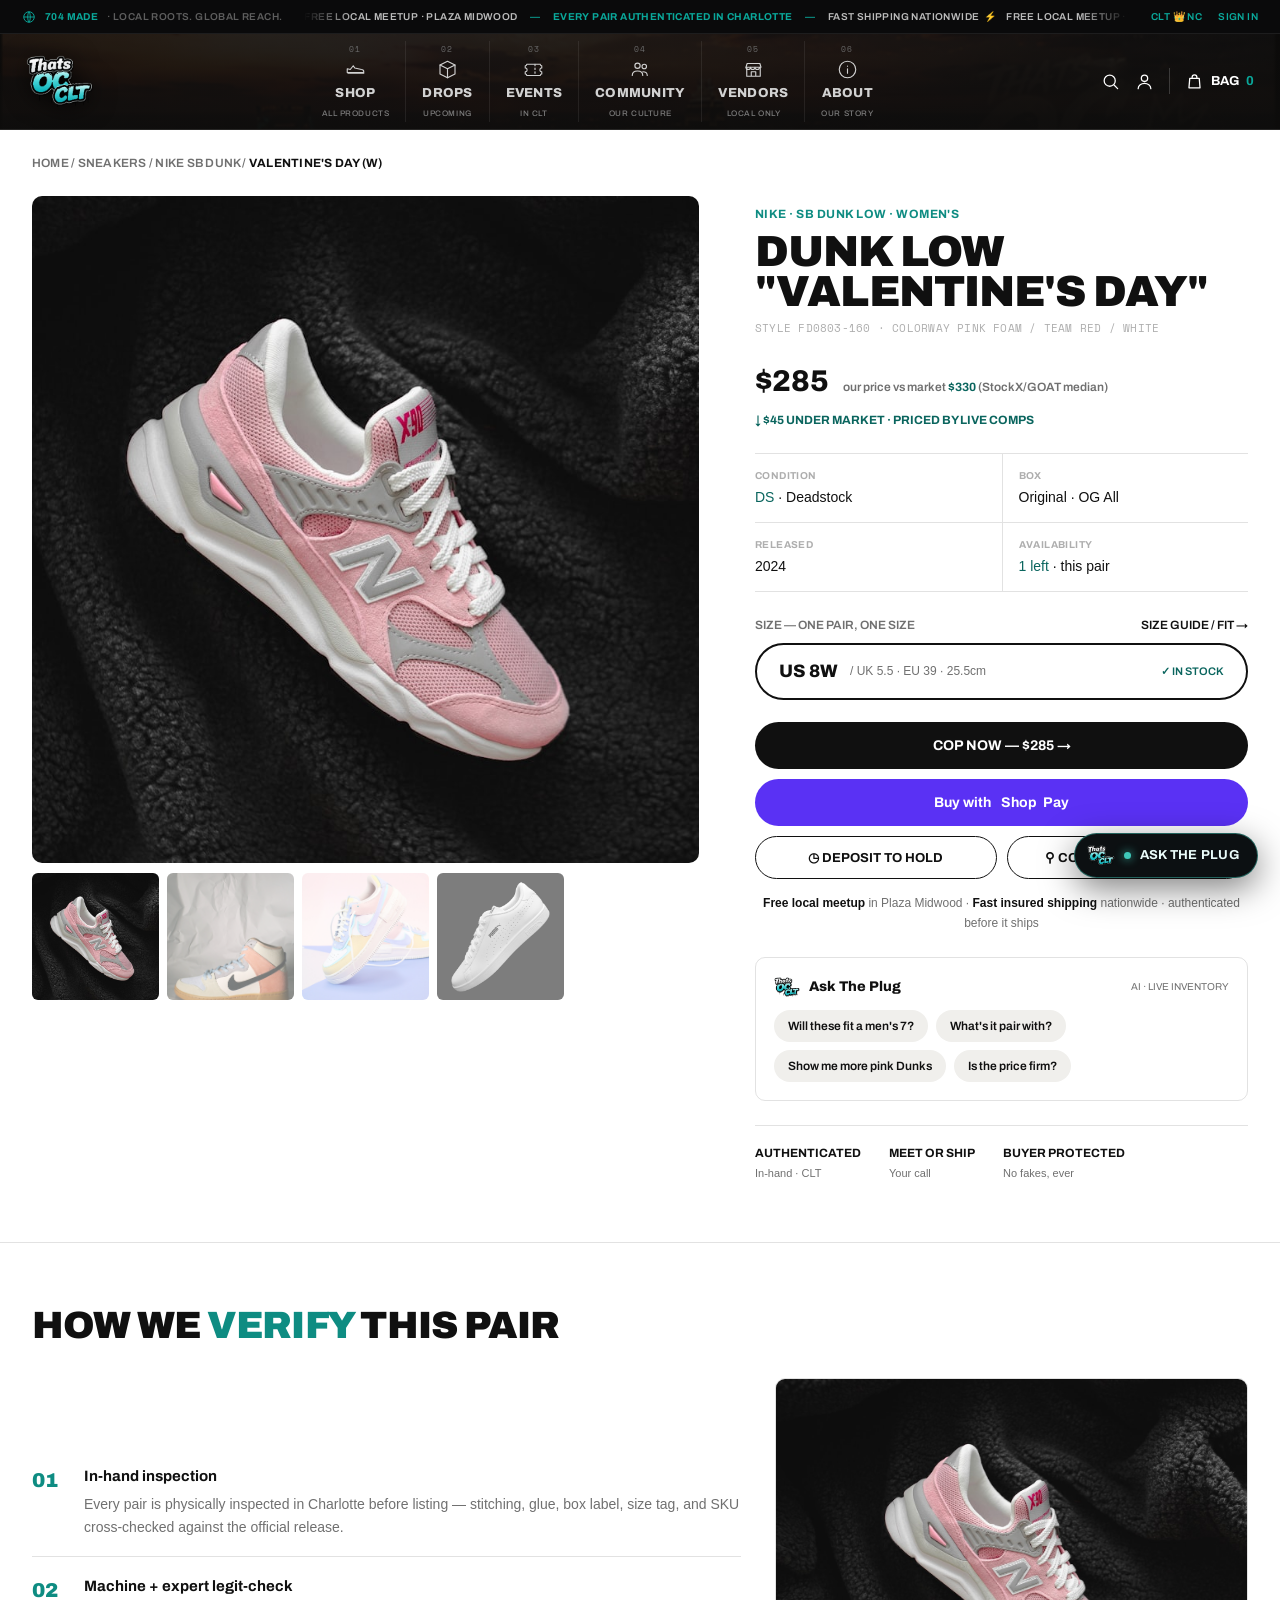
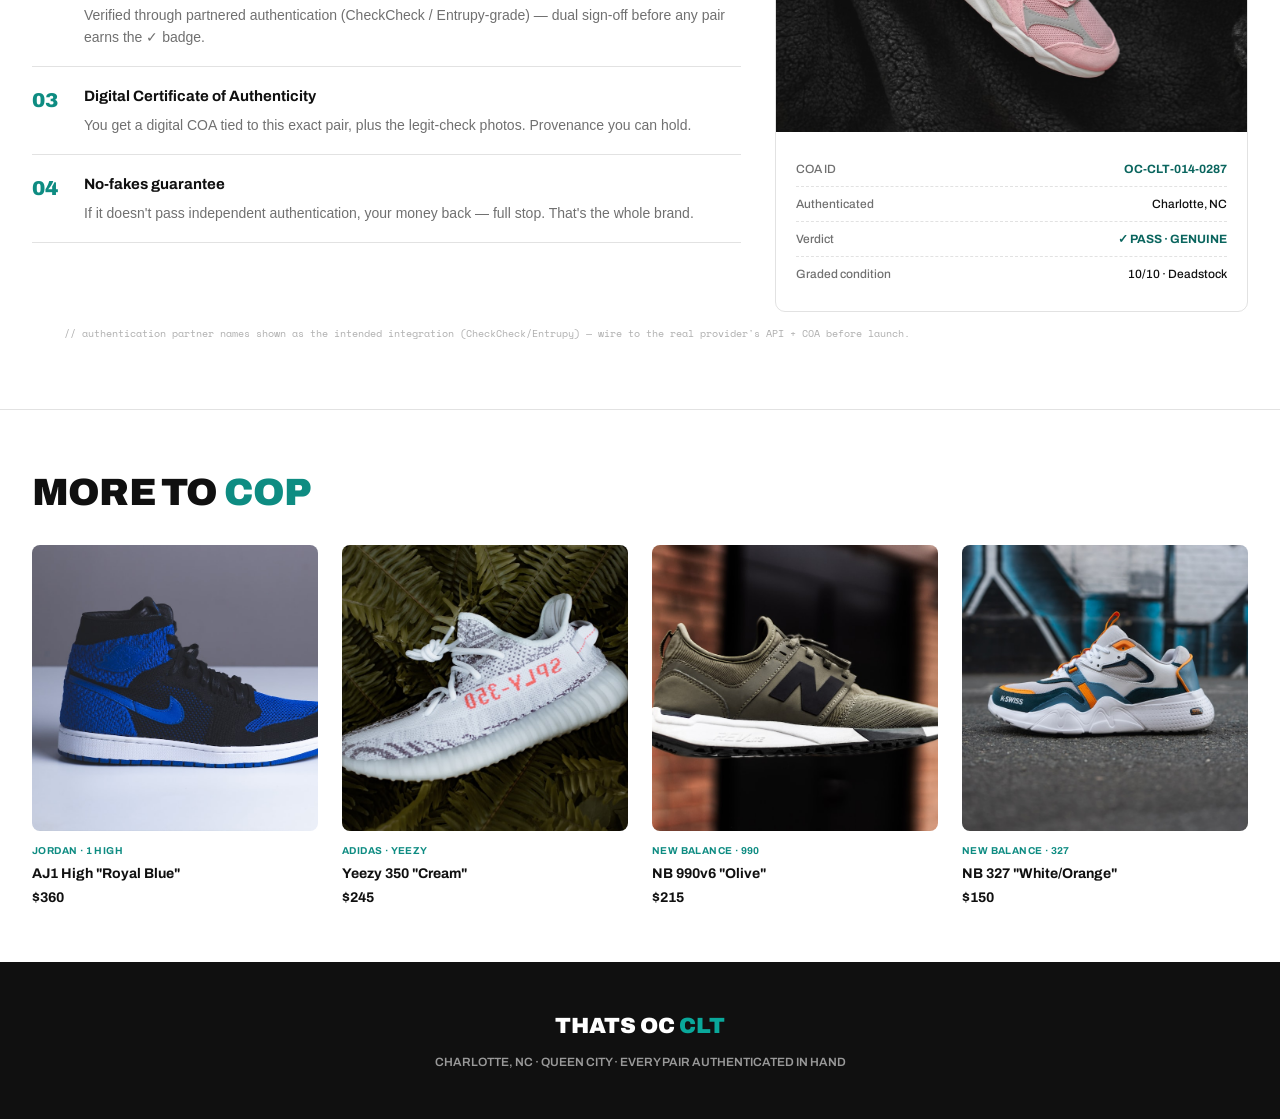
<file: product.html>
<!DOCTYPE html>
<html lang="en">
<head>
<meta charset="UTF-8" />
<meta name="viewport" content="width=device-width, initial-scale=1.0" />
<title>Dunk Low "Valentine's Day" (W) · THATS OC CLT</title>
<link rel="preconnect" href="https://fonts.googleapis.com" />
<link rel="preconnect" href="https://fonts.gstatic.com" crossorigin />
<link href="https://fonts.googleapis.com/css2?family=Archivo:wght@400;500;600;700;800;900&family=Space+Mono:wght@400;700&display=swap" rel="stylesheet" />
<link rel="icon" href="assets/oc-logo.png" />
<link rel="stylesheet" href="assets/site.css" />
</head>
<body>

<div class="topbar">
  <div class="tb-l"><svg viewBox="0 0 24 24"><circle cx="12" cy="12" r="9"/><path d="M3 12h18M12 3c3 3 3 15 0 18M12 3c-3 3-3 15 0 18"/></svg> <b>704 Made</b> <span class="dim">· Local Roots. Global Reach.</span></div>
  <div class="tb-c"><span class="tb-marq">Free Local Meetup · Plaza Midwood <span class="z">—</span> <b>Every Pair Authenticated In Charlotte</b> <span class="z">—</span> Fast Shipping Nationwide&nbsp;&nbsp;⚡&nbsp;&nbsp;&nbsp;&nbsp;Free Local Meetup · Plaza Midwood <span class="z">—</span> <b>Every Pair Authenticated In Charlotte</b> <span class="z">—</span> Fast Shipping Nationwide&nbsp;&nbsp;⚡&nbsp;&nbsp;&nbsp;&nbsp;</span></div>
  <div class="tb-r"><span class="clt">CLT&nbsp;👑&nbsp;NC</span> <a href="#">Sign In</a></div>
</div>
<header class="mega">
  <img class="mega-bg" src="assets/footer-sky-clean.png" alt="">
  <div class="mega-row">
    <a href="index.html" class="mega-logo"><img src="assets/oc-logo.png" alt="THATS OC CLT"></a>
    <nav class="meganav">
      <a href="collection.html" class="mi"><span class="num">01</span><svg class="ico" viewBox="0 0 28 28"><path d="M3 18v-5l4 1 4-5 2 3 9 2a3 3 0 013 3v1H4a1 1 0 01-1-1z"/><path d="M4 19h21"/></svg><span class="ml">Shop</span><span class="ms">All Products</span></a>
      <a href="drops.html" class="mi"><span class="num">02</span><svg class="ico" viewBox="0 0 28 28"><path d="M14 3l10 5v12l-10 5L4 20V8z"/><path d="M4 8l10 5 10-5M14 13v12"/></svg><span class="ml">Drops</span><span class="ms">Upcoming</span></a>
      <a href="city.html#events" class="mi"><span class="num">03</span><svg class="ico" viewBox="0 0 28 28"><path d="M3 9a2 2 0 002-2h18a2 2 0 002 2v3a2 2 0 000 5v3a2 2 0 00-2 2H5a2 2 0 00-2-2v-3a2 2 0 000-5z"/><path d="M16 7v15" stroke-dasharray="2 3"/></svg><span class="ml">Events</span><span class="ms">In CLT</span></a>
      <a href="city.html" class="mi"><span class="num">04</span><svg class="ico" viewBox="0 0 28 28"><circle cx="10" cy="9" r="3.5"/><circle cx="19" cy="10" r="3"/><path d="M3 22c0-4 3-6 7-6s7 2 7 6M17 17c3 0 6 1.5 6 5"/></svg><span class="ml">Community</span><span class="ms">Our Culture</span></a>
      <a href="#" class="mi"><span class="num">05</span><svg class="ico" viewBox="0 0 28 28"><path d="M4 11l1.5-5h17L24 11M5 11h18v12H5zM11 23v-6h6v6"/><path d="M4 11a3 3 0 006 0 3 3 0 006 0 3 3 0 006 0"/></svg><span class="ml">Vendors</span><span class="ms">Local Only</span></a>
      <a href="#" class="mi"><span class="num">06</span><svg class="ico" viewBox="0 0 28 28"><circle cx="14" cy="14" r="11"/><path d="M14 13v6M14 9.4v.2"/></svg><span class="ml">About</span><span class="ms">Our Story</span></a>
    </nav>
    <div class="utils">
      <button data-search aria-label="Search"><svg viewBox="0 0 24 24"><circle cx="11" cy="11" r="7"/><path d="M16.5 16.5L21 21"/></svg></button>
      <a href="#" aria-label="Account"><svg viewBox="0 0 24 24"><circle cx="12" cy="8" r="4"/><path d="M4 21c0-4 4-6.5 8-6.5s8 2.5 8 6.5"/></svg></a>
      <span class="vsep"></span>
      <a href="#" class="bag" aria-label="Bag"><svg viewBox="0 0 24 24"><path d="M6 8h12l1 12H5zM9 8V6.5a3 3 0 016 0V8"/></svg> Bag <b class="bag-count">0</b></a>
    </div>
  </div>
</header>


<div class="wrap">
  <div class="crumb"><a href="index.html">HOME</a> / <a href="collection.html">SNEAKERS</a> / <a href="#">NIKE SB DUNK</a> / <b>VALENTINE'S DAY (W)</b></div>

  <div class="pdp">
    <!-- GALLERY: the actual pair, multi-angle -->
    <div class="gallery">
      <div class="gmain">
        <div class="corner"><span class="pill auth">Verified in hand</span></div>
        <span class="oneofone">THIS EXACT PAIR · 1 OF 1</span>
        <img id="hero" src="assets/pair.jpg" alt="The actual pair">
      </div>
      <div class="thumbs">
        <div class="t on" onclick="setHero(this,'assets/pair.jpg')"><img src="assets/pair.jpg" alt=""></div>
        <div class="t" onclick="setHero(this,'assets/sn_158473.jpg')"><img src="assets/sn_158473.jpg" alt=""></div>
        <div class="t" onclick="setHero(this,'assets/boot.jpg')"><img src="assets/boot.jpg" alt=""></div>
        <div class="t" onclick="setHero(this,'assets/sn_160823.jpg')"><img src="assets/sn_160823.jpg" alt=""></div>
      </div>
      <div class="legit"><span class="ck">✓</span> Real photos of the exact pair you'll receive — not stock images. <a href="#auth">Legit-check shots →</a></div>
    </div>

    <!-- BUY BOX -->
    <div class="buy">
      <span class="brandline">NIKE · SB DUNK LOW · WOMEN'S</span>
      <h1>Dunk Low<br>"Valentine's Day"</h1>
      <div class="sku">STYLE FD0803-160 · COLORWAY PINK FOAM / TEAM RED / WHITE</div>

      <div class="priceblock">
        <span class="p">$285</span>
        <span class="vs">our price vs market <b>$330</b> (StockX/GOAT median)</span>
      </div>
      <span class="save">↓ $45 UNDER MARKET · PRICED BY LIVE COMPS</span>

      <div class="specs">
        <div class="spec"><div class="k">Condition</div><div class="v"><em>DS</em> · Deadstock</div></div>
        <div class="spec"><div class="k">Box</div><div class="v">Original · OG All</div></div>
        <div class="spec"><div class="k">Released</div><div class="v">2024</div></div>
        <div class="spec"><div class="k">Availability</div><div class="v"><em>1 left</em> · this pair</div></div>
      </div>

      <div class="sizewrap">
        <div class="lab"><span>Size — one pair, one size</span><a href="#">Size guide / fit →</a></div>
        <div class="sizebox">
          <span class="big">US 8W</span>
          <span class="one">/ UK 5.5 · EU 39 · 25.5cm</span>
          <span class="ds">✓ IN STOCK</span>
        </div>
      </div>

      <button class="btn-buy">COP NOW — $285 →</button>
      <button class="btn-shoppay">Buy with <b style="margin-left:4px">Shop</b><b style="color:#fff">Pay</b></button>
      <div class="secondary">
        <button class="btn-ghost2">◷ DEPOSIT TO HOLD</button>
        <button class="btn-ghost2">⚲ COP AT PLAZA MEETUP</button>
      </div>
      <div class="reassure"><b>Free local meetup</b> in Plaza Midwood · <b>Fast insured shipping</b> nationwide · authenticated before it ships</div>

      <!-- concierge -->
      <div class="pdp-ai">
        <div class="top"><img src="assets/oc-logo.png" alt=""><b>Ask The Plug</b><span>AI · live inventory</span></div>
        <div class="qbar">
          <button onclick="askPlug('Will the Valentine Dunk fit a mens 7?')">Will these fit a men's 7?</button>
          <button onclick="askPlug('What goes with the pink Valentine Dunks?')">What's it pair with?</button>
          <button onclick="askPlug('Show me more pink dunks')">Show me more pink Dunks</button>
          <button onclick="askPlug('Is the price on the Valentine Dunk firm?')">Is the price firm?</button>
        </div>
      </div>

      <div class="trust-mini">
        <div class="tm"><div class="ic">✓</div><div class="t">Authenticated</div><div class="s">In-hand · CLT</div></div>
        <div class="tm"><div class="ic">⚲</div><div class="t">Meet or Ship</div><div class="s">Your call</div></div>
        <div class="tm"><div class="ic">⛨</div><div class="t">Buyer Protected</div><div class="s">No fakes, ever</div></div>
      </div>
    </div>
  </div>
</div>

<!-- AUTHENTICATION DETAIL -->
<section class="detail" id="auth">
  <div class="wrap">
    <h2>How we <em>verify</em> this pair</h2>
    <div class="authgrid">
      <div class="authsteps">
        <div class="astep"><div class="num">01</div><div><h4>In-hand inspection</h4><p>Every pair is physically inspected in Charlotte before listing — stitching, glue, box label, size tag, and SKU cross-checked against the official release.</p></div></div>
        <div class="astep"><div class="num">02</div><div><h4>Machine + expert legit-check</h4><p>Verified through partnered authentication (CheckCheck / Entrupy-grade) — dual sign-off before any pair earns the ✓ badge.</p></div></div>
        <div class="astep"><div class="num">03</div><div><h4>Digital Certificate of Authenticity</h4><p>You get a digital COA tied to this exact pair, plus the legit-check photos. Provenance you can hold.</p></div></div>
        <div class="astep"><div class="num">04</div><div><h4>No-fakes guarantee</h4><p>If it doesn't pass independent authentication, your money back — full stop. That's the whole brand.</p></div></div>
      </div>
      <div class="coacard">
        <div class="img"><img src="assets/pair.jpg" alt="Legit-check"></div>
        <div class="body">
          <div class="row"><span>COA ID</span><b>OC-CLT-014-0287</b></div>
          <div class="row"><span>Authenticated</span><span>Charlotte, NC</span></div>
          <div class="row"><span>Verdict</span><b>✓ PASS · GENUINE</b></div>
          <div class="row"><span>Graded condition</span><span>10/10 · Deadstock</span></div>
        </div>
      </div>
    </div>
    <div class="note">// authentication partner names shown as the intended integration (CheckCheck/Entrupy) — wire to the real provider's API + COA before launch.</div>
  </div>
</section>

<!-- RELATED -->
<section class="detail">
  <div class="wrap">
    <h2>More to <em>cop</em></h2>
    <div class="grid4">
      <a href="product.html" class="rcard"><div class="ph"><img src="assets/sn_157811.jpg" alt=""></div><div class="m"><div class="bl">JORDAN · 1 HIGH</div><div class="nm">AJ1 High "Royal Blue"</div><div class="pr">$360</div></div></a>
      <a href="product.html" class="rcard"><div class="ph"><img src="assets/sn_155148.jpg" alt=""></div><div class="m"><div class="bl">ADIDAS · YEEZY</div><div class="nm">Yeezy 350 "Cream"</div><div class="pr">$245</div></div></a>
      <a href="product.html" class="rcard"><div class="ph"><img src="assets/sn_153918.jpg" alt=""></div><div class="m"><div class="bl">NEW BALANCE · 990</div><div class="nm">NB 990v6 "Olive"</div><div class="pr">$215</div></div></a>
      <a href="product.html" class="rcard"><div class="ph"><img src="assets/sn_159534.jpg" alt=""></div><div class="m"><div class="bl">NEW BALANCE · 327</div><div class="nm">NB 327 "White/Orange"</div><div class="pr">$150</div></div></a>
    </div>
  </div>
</section>

<footer class="mini">
  <div class="big">Thats OC <em>CLT</em></div>
  <p>CHARLOTTE, NC · QUEEN CITY · EVERY PAIR AUTHENTICATED IN HAND</p>
</footer>

<script>
function setHero(el,src){
  document.getElementById('hero').src=src;
  document.querySelectorAll('.thumbs .t').forEach(t=>t.classList.remove('on'));
  el.classList.add('on');
}
</script>
<script src="assets/concierge-widget.js"></script>
<script src="assets/reveal.js"></script>
<script src="assets/parallax.js"></script>
<script src="assets/cart.js"></script>
<script src="assets/search.js"></script>
</body>
</html>
</file>
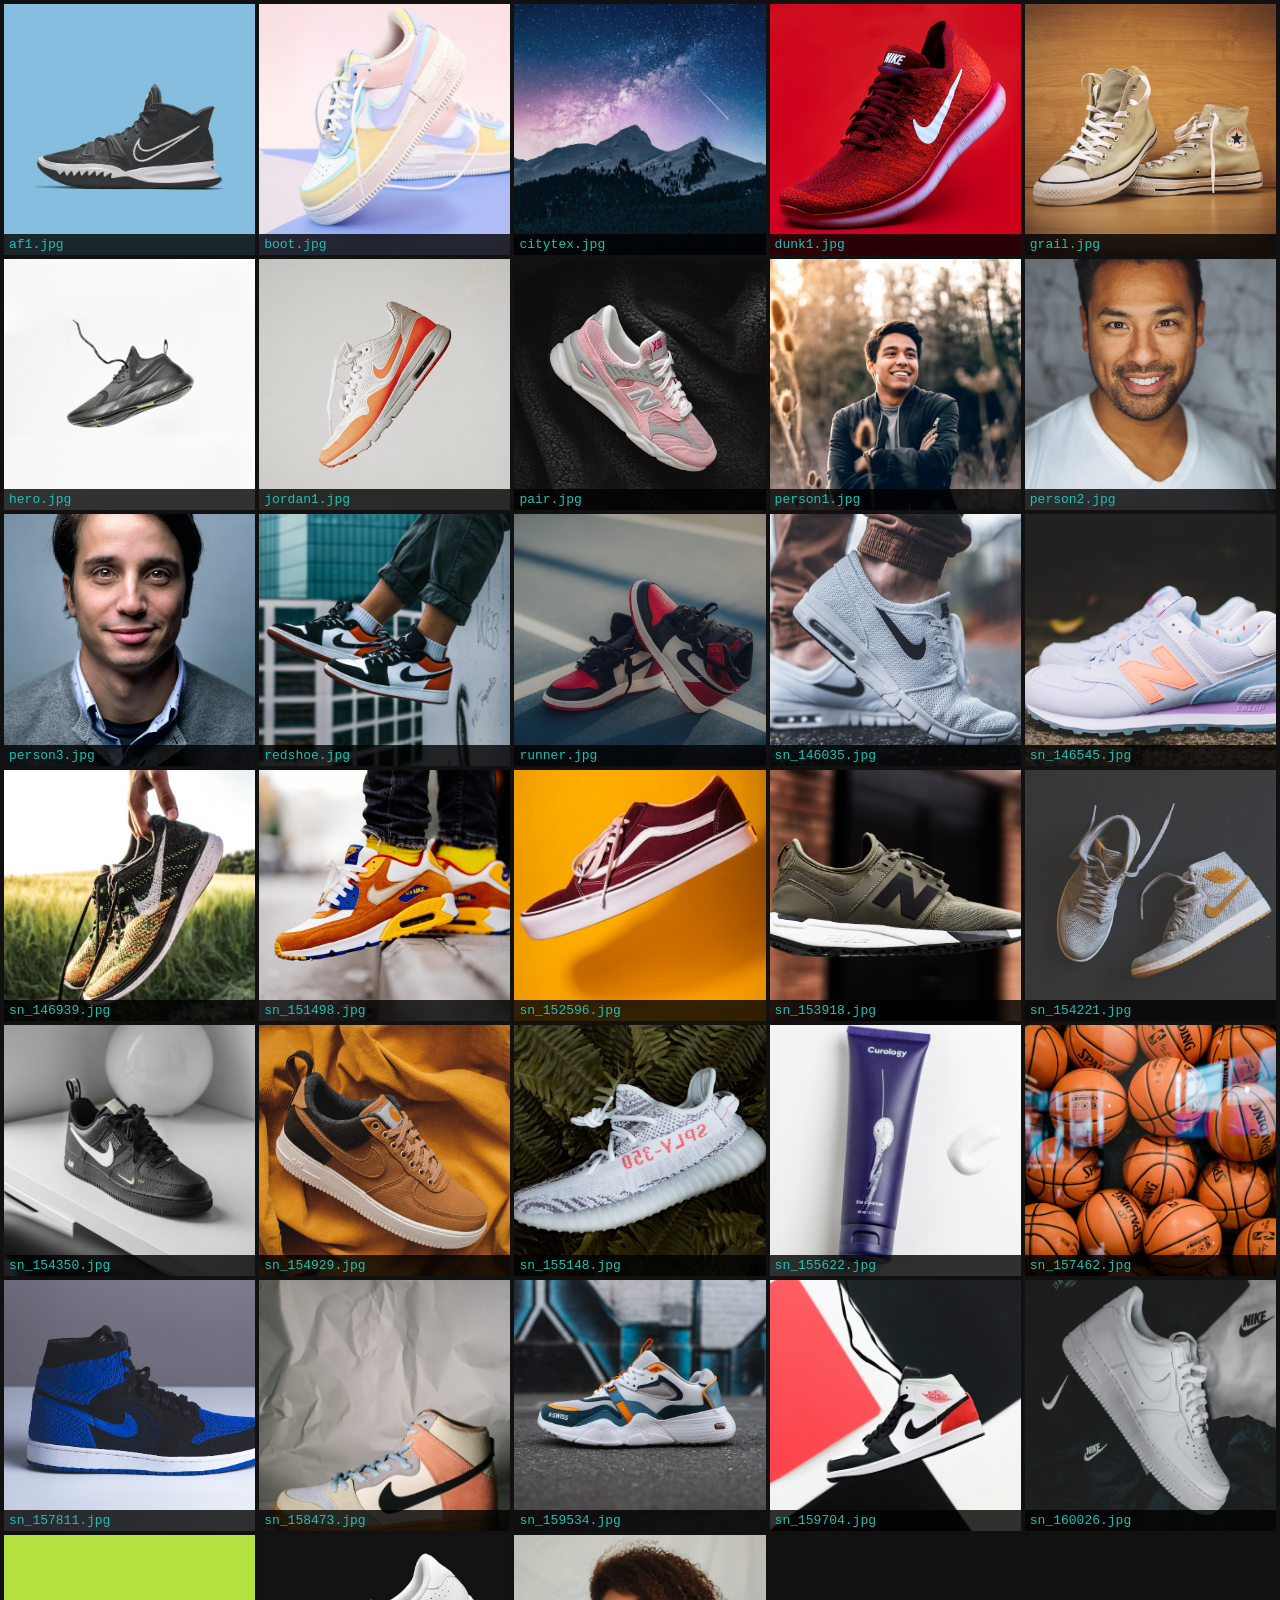
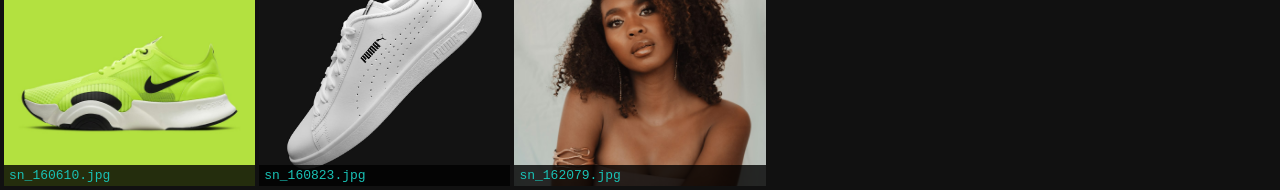
<file: assets/_contact.html>
<!doctype html><html><head><meta charset=utf-8><style>body{background:#111;margin:0;font-family:monospace}.g{display:grid;grid-template-columns:repeat(5,1fr);gap:4px;padding:4px}.c{position:relative;aspect-ratio:1/1;overflow:hidden;background:#000}.c img{width:100%;height:100%;object-fit:cover}.c span{position:absolute;left:0;bottom:0;right:0;background:#000c;color:#19C2B6;font-size:13px;padding:3px 5px}</style></head><body><div class=g>
<div class=c><img src="af1.jpg"><span>af1.jpg</span></div>
<div class=c><img src="boot.jpg"><span>boot.jpg</span></div>
<div class=c><img src="citytex.jpg"><span>citytex.jpg</span></div>
<div class=c><img src="dunk1.jpg"><span>dunk1.jpg</span></div>
<div class=c><img src="grail.jpg"><span>grail.jpg</span></div>
<div class=c><img src="hero.jpg"><span>hero.jpg</span></div>
<div class=c><img src="jordan1.jpg"><span>jordan1.jpg</span></div>
<div class=c><img src="pair.jpg"><span>pair.jpg</span></div>
<div class=c><img src="person1.jpg"><span>person1.jpg</span></div>
<div class=c><img src="person2.jpg"><span>person2.jpg</span></div>
<div class=c><img src="person3.jpg"><span>person3.jpg</span></div>
<div class=c><img src="redshoe.jpg"><span>redshoe.jpg</span></div>
<div class=c><img src="runner.jpg"><span>runner.jpg</span></div>
<div class=c><img src="sn_146035.jpg"><span>sn_146035.jpg</span></div>
<div class=c><img src="sn_146545.jpg"><span>sn_146545.jpg</span></div>
<div class=c><img src="sn_146939.jpg"><span>sn_146939.jpg</span></div>
<div class=c><img src="sn_151498.jpg"><span>sn_151498.jpg</span></div>
<div class=c><img src="sn_152596.jpg"><span>sn_152596.jpg</span></div>
<div class=c><img src="sn_153918.jpg"><span>sn_153918.jpg</span></div>
<div class=c><img src="sn_154221.jpg"><span>sn_154221.jpg</span></div>
<div class=c><img src="sn_154350.jpg"><span>sn_154350.jpg</span></div>
<div class=c><img src="sn_154929.jpg"><span>sn_154929.jpg</span></div>
<div class=c><img src="sn_155148.jpg"><span>sn_155148.jpg</span></div>
<div class=c><img src="sn_155622.jpg"><span>sn_155622.jpg</span></div>
<div class=c><img src="sn_157462.jpg"><span>sn_157462.jpg</span></div>
<div class=c><img src="sn_157811.jpg"><span>sn_157811.jpg</span></div>
<div class=c><img src="sn_158473.jpg"><span>sn_158473.jpg</span></div>
<div class=c><img src="sn_159534.jpg"><span>sn_159534.jpg</span></div>
<div class=c><img src="sn_159704.jpg"><span>sn_159704.jpg</span></div>
<div class=c><img src="sn_160026.jpg"><span>sn_160026.jpg</span></div>
<div class=c><img src="sn_160610.jpg"><span>sn_160610.jpg</span></div>
<div class=c><img src="sn_160823.jpg"><span>sn_160823.jpg</span></div>
<div class=c><img src="sn_162079.jpg"><span>sn_162079.jpg</span></div>
</div></body></html>
</file>
<file: assets/site.css>
/* ============================================================
   THATS OC CLT — "QUEEN CITY" (Nike-energy × Charlotte)
   Bold Archivo · pill buttons · teal+purple · vibrant, dense.
   ============================================================ */
:root{
  --paper:#FFFFFF; --ink:#101010; --muted:#707070; --faint:#AEAEAE;
  --line:rgba(16,16,16,.12); --line-2:rgba(16,16,16,.06); --tile:#F0EFEC;
  --teal:#0E8C82; --teal-2:#0AA89B; --teal-d:#0a655e; --purple:#241A6B; --hot:#C8313F; --green:#1C7A48;
  --display:'Archivo','Helvetica Neue',Arial,sans-serif;
  --sans:'Helvetica Neue',Helvetica,Arial,sans-serif;
  --mono:'Space Mono',monospace;
  --maxw:1520px;
}
*{margin:0;padding:0;box-sizing:border-box}
html{scroll-behavior:smooth}
body{background:var(--paper);color:var(--ink);font-family:var(--sans);font-size:15px;line-height:1.5;-webkit-font-smoothing:antialiased;overflow-x:hidden}
a{color:inherit;text-decoration:none}
img{display:block;width:100%;height:100%;object-fit:cover}
.wrap{max-width:var(--maxw);margin:0 auto;padding:0 32px}
.mono{font-family:var(--mono)}

/* pill buttons */
.pill,.btn,.btn-buy,.cart-co,.loadmore button,.placed .btn-fill,.raffle .btn-buy{display:inline-flex;align-items:center;justify-content:center;gap:8px;font-family:var(--display);font-weight:700;font-size:14px;background:var(--ink);color:#fff;padding:13px 26px;border-radius:40px;border:none;cursor:pointer;transition:transform .14s,background .2s;white-space:nowrap;text-transform:none;letter-spacing:0}
.pill:hover,.btn:hover,.btn-buy:hover,.cart-co:hover,.loadmore button:hover,.raffle .btn-buy:hover{transform:scale(1.03);background:var(--teal)}
.pill.ghost{background:rgba(255,255,255,.16);color:#fff;backdrop-filter:blur(6px);border:1px solid rgba(255,255,255,.5)}
.pill.lite{background:#fff;color:var(--ink)} .pill.lite:hover{background:#fff}
.pill.teal{background:var(--teal)} .pill.sm{font-size:13px;padding:10px 20px}

/* announce / ticker */
.announce,.ticker{background:var(--ink);color:#fff;font-family:var(--display);font-weight:600;font-size:12px;letter-spacing:.01em;text-align:center;padding:9px 0}
.announce b,.ticker b{color:var(--teal-2)}
.ticker.center{text-align:center}

/* nav */
header{position:sticky;top:0;z-index:50;background:#fff;border-bottom:1px solid var(--line)}
.nav{display:grid;grid-template-columns:1fr auto 1fr;align-items:center;height:66px;max-width:var(--maxw);margin:0 auto;padding:0 32px}
.nav .logo{height:44px}.nav .logo img{height:100%;width:auto;object-fit:contain}
.nav .links{display:flex;gap:30px;justify-content:center}
.nav .links a{font-family:var(--display);font-weight:700;font-size:15px;color:var(--ink);transition:color .15s}
.nav .links a:hover,.nav .links a.on{color:var(--teal)}
.nav .r{display:flex;gap:20px;justify-content:flex-end;align-items:center}
.nav .r a,.nav .r button{font-family:var(--display);font-weight:600;font-size:13px;color:var(--ink);background:none;border:none;cursor:pointer}
.nav .r a:hover,.nav .r button:hover{color:var(--teal)}
@media(max-width:820px){.nav .links{display:none}.nav{grid-template-columns:auto 1fr}}

/* HERO */
.hero{position:relative;height:88vh;min-height:560px;background:#000;overflow:hidden}
.hero>img{filter:brightness(.82) contrast(1.05)}
.hero::after{content:"";position:absolute;inset:0;background:linear-gradient(0deg,rgba(0,0,0,.6),transparent 45%)}
.hero .in{position:absolute;left:0;right:0;bottom:48px;z-index:2}
.hero .kick{font-family:var(--display);font-weight:700;font-size:13px;letter-spacing:.04em;text-transform:uppercase;color:#fff;display:inline-flex;align-items:center;gap:9px;margin-bottom:14px}
.hero .kick .dot,.live-dot{width:8px;height:8px;border-radius:50%;background:var(--teal-2);display:inline-block}
.hero h1{font-family:var(--display);font-weight:900;text-transform:uppercase;font-size:clamp(48px,9vw,128px);line-height:.86;letter-spacing:-.03em;color:#fff;max-width:14ch}
.hero p{color:#eee;font-size:17px;max-width:430px;margin:18px 0 24px;font-weight:500}
.hero .cta{display:flex;gap:12px;flex-wrap:wrap}

/* editorial 3-up */
.cards3{display:grid;grid-template-columns:repeat(3,1fr);gap:16px;padding:64px 0 20px}
@media(max-width:820px){.cards3{grid-template-columns:1fr}}
.ec{position:relative;aspect-ratio:1/1.15;border-radius:8px;overflow:hidden;background:var(--tile)}
.ec>img{transition:transform .6s}.ec:hover>img{transform:scale(1.05)}
.ec::after{content:"";position:absolute;inset:0;background:linear-gradient(0deg,rgba(0,0,0,.5),transparent 50%)}
.ec .lab{position:absolute;left:24px;bottom:24px;z-index:2;color:#fff}
.ec .lab h3{font-family:var(--display);font-weight:800;font-size:26px;letter-spacing:-.01em;margin-bottom:14px}

/* big CLT moment */
.bigclt{position:relative;margin:64px 0;height:62vh;min-height:440px;border-radius:10px;overflow:hidden;background:var(--purple)}
.bigclt>img{filter:brightness(.5) saturate(1.1)}
.bigclt .ov{position:absolute;inset:0;display:flex;flex-direction:column;justify-content:center;padding:0 7%;z-index:2}
.bigclt .ov .small{font-family:var(--display);font-weight:700;font-size:14px;letter-spacing:.14em;text-transform:uppercase;color:var(--teal-2);margin-bottom:10px}
.bigclt .ov h2{font-family:var(--display);font-weight:900;text-transform:uppercase;font-size:clamp(46px,8vw,116px);line-height:.84;letter-spacing:-.03em;color:#fff}
.bigclt .ov p{color:#ddd;max-width:440px;margin:18px 0 26px;font-weight:500}

/* section heads */
.sec{padding:30px 0 70px}
.sec-hd,.sec-head,.sec-lbl{display:flex;justify-content:space-between;align-items:flex-end;margin-bottom:28px;gap:18px;flex-wrap:wrap}
.sec-hd h2,.sec-head h2{font-family:var(--display);font-weight:900;text-transform:uppercase;font-size:clamp(28px,3.6vw,46px);line-height:.92;letter-spacing:-.02em}
.sec-hd h2 em,.sec-head h2 em,.sec-lbl .l em{font-style:normal;color:var(--teal)}
.sec-hd a,.sec-head a,.sec-head .link,.link,.sec-lbl .r a{font-family:var(--display);font-weight:700;font-size:14px;color:var(--ink);border-bottom:2px solid var(--ink);padding-bottom:2px}
.sec-lbl .l{font-family:var(--display);font-weight:900;text-transform:uppercase;font-size:24px;letter-spacing:-.01em}

/* product cards */
.grid,#homeGrid{display:grid;grid-template-columns:repeat(4,1fr);gap:24px}
@media(max-width:1100px){.grid,#homeGrid{grid-template-columns:repeat(3,1fr)}}
@media(max-width:640px){.grid,#homeGrid{grid-template-columns:repeat(2,1fr);gap:16px}}
.card{display:block;position:relative}
.card .ph{position:relative;aspect-ratio:1/1;background:var(--tile);border-radius:8px;overflow:hidden}
.card .ph img{transition:transform .5s}.card:hover .ph img{transform:scale(1.05)}
.card .badges{position:absolute;top:12px;left:12px;z-index:2}
.card .pill.last{font-family:var(--display);font-weight:700;font-size:10px;text-transform:uppercase;letter-spacing:.04em;color:var(--teal);background:none;padding:0;border-radius:0}
.card .pill.auth,.card .pill.dead,.card .heart,.card .mkt{display:none}
.card .qadd{position:absolute;bottom:12px;right:12px;z-index:3;width:38px;height:38px;border:none;border-radius:50%;background:#fff;color:var(--ink);font-size:19px;line-height:1;display:grid;place-items:center;box-shadow:0 4px 14px rgba(0,0,0,.14);opacity:0;transform:translateY(6px);transition:all .2s;cursor:pointer}
.card:hover .qadd{opacity:1;transform:none}.card .qadd:hover{background:var(--ink);color:#fff}.card .qadd.added{background:var(--teal);color:#fff}
.card .meta{padding:14px 2px 0}
.card .brandline{font-family:var(--display);font-weight:700;font-size:11px;letter-spacing:.04em;text-transform:uppercase;color:var(--teal);display:block}
.card .name{font-family:var(--display);font-weight:700;font-size:15px;color:var(--ink);margin:5px 0 3px;display:block;line-height:1.25}
.card .row{display:flex;justify-content:space-between;align-items:baseline;gap:8px}
.card .price{font-family:var(--display);font-weight:700;font-size:15px}
.card .size{font-family:var(--sans);font-size:12px;color:var(--muted)}
.shopall{display:flex;justify-content:center;margin-top:40px}

/* the city split */
.city{display:grid;grid-template-columns:1fr 1fr;gap:0;border-radius:10px;overflow:hidden;margin-bottom:20px}
.city .ph{min-height:460px;position:relative;background:#000}.city .ph img{filter:brightness(.9)}
.city .tx{background:var(--ink);color:#fff;padding:64px 56px;display:flex;flex-direction:column;justify-content:center}
.city .tx .small{font-family:var(--display);font-weight:700;font-size:13px;letter-spacing:.14em;text-transform:uppercase;color:var(--teal-2);margin-bottom:14px}
.city .tx h2{font-family:var(--display);font-weight:900;text-transform:uppercase;font-size:clamp(34px,4.4vw,60px);line-height:.9;letter-spacing:-.02em}
.city .tx p{color:#ccc;max-width:400px;margin:18px 0 26px;font-weight:500}
@media(max-width:820px){.city{grid-template-columns:1fr}.city .tx{padding:44px 30px}}

/* breadcrumb */
.crumb{font-family:var(--display);font-weight:600;font-size:12px;text-transform:uppercase;letter-spacing:.02em;color:var(--muted);padding:24px 0 0}
.crumb a:hover{color:var(--ink)} .crumb b{color:var(--ink)}

/* ===== collection ===== */
.colhead{padding:34px 0 20px}
.colhead h1{font-family:var(--display);font-weight:900;text-transform:uppercase;font-size:clamp(38px,5vw,72px);line-height:.9;letter-spacing:-.025em;color:var(--ink)}
.colhead h1 em{font-style:normal;color:var(--teal)}
.colhead p{color:var(--muted);max-width:520px;margin-top:12px;font-size:14px}
.colhead .count{display:none}
.shop{display:grid;grid-template-columns:220px 1fr;gap:44px;align-items:start;padding:10px 0 100px}
@media(max-width:900px){.shop{grid-template-columns:1fr;gap:0}}
.filter-rail{position:sticky;top:90px;align-self:start}
@media(max-width:900px){.filter-rail{position:static;display:none;margin-bottom:20px}.filter-rail.open{display:block}}
.frail-hd{font-family:var(--display);font-weight:800;font-size:13px;text-transform:uppercase;letter-spacing:.02em;color:var(--ink);padding-bottom:12px;margin-bottom:6px;display:flex;justify-content:space-between;border-bottom:2px solid var(--ink)}
.frail-hd .clr{color:var(--teal);cursor:pointer;font-weight:600}
.fgroup{border-bottom:1px solid var(--line);padding:16px 0}
.fgroup .fhead{display:flex;justify-content:space-between;align-items:center;cursor:pointer;font-family:var(--display);font-weight:700;font-size:13px;text-transform:uppercase;color:var(--ink)}
.fgroup .fhead .car{color:var(--faint);font-size:13px;transition:transform .2s}.fgroup.collapsed .fhead .car{transform:rotate(-90deg)}
.fbody{margin-top:14px;display:flex;flex-direction:column;gap:10px}.fgroup.collapsed .fbody{display:none}
.frow{display:flex;align-items:center;gap:9px;cursor:pointer;font-size:14px;color:var(--muted);transition:color .15s}
.frow:hover,.frow.on{color:var(--ink)}
.frow .box{width:15px;height:15px;flex:0 0 auto;border:1.5px solid var(--line);border-radius:3px;display:grid;place-items:center;font-size:10px;color:#fff}
.frow.on .box{background:var(--ink);border-color:var(--ink)}
.frow .blogo{height:16px;width:32px;object-fit:contain;flex:0 0 auto;mix-blend-mode:multiply}
.frow .lbl{flex:1;white-space:nowrap;overflow:hidden;text-overflow:ellipsis;font-family:var(--sans)}
.frow .cnt{font-family:var(--display);font-size:11px;color:var(--faint)}
.sizes-grid{display:grid;grid-template-columns:repeat(4,1fr);gap:6px}
.size-btn{border:1px solid var(--line);border-radius:6px;padding:8px 4px;text-align:center;font-family:var(--display);font-weight:600;font-size:11px;cursor:pointer;color:var(--muted);transition:all .15s}
.size-btn:hover{border-color:var(--ink);color:var(--ink)}.size-btn.on{background:var(--ink);color:#fff;border-color:var(--ink)}
.colors{display:flex;flex-wrap:wrap;gap:9px}
.swatch{width:24px;height:24px;border-radius:50%;border:1px solid var(--line);cursor:pointer;transition:transform .15s}
.swatch:hover{transform:scale(1.14)}.swatch.on{outline:2px solid var(--ink);outline-offset:2px}
.shop-top{display:flex;justify-content:space-between;align-items:center;gap:16px;margin-bottom:20px;flex-wrap:wrap}
.shop-top .res{font-family:var(--display);font-weight:700;font-size:13px;text-transform:uppercase;color:var(--muted)} .shop-top .res b{color:var(--ink)}
.fb-sort,select.fb-sort{font-family:var(--display);font-weight:600;font-size:13px;color:var(--ink);background:none;border:1.5px solid var(--ink);border-radius:40px;padding:9px 16px;cursor:pointer;outline:none}
.filt-toggle{display:none;font-family:var(--display);font-weight:700;font-size:12px;text-transform:uppercase;color:var(--ink);background:none;border:1.5px solid var(--ink);border-radius:40px;padding:9px 16px;cursor:pointer}
@media(max-width:900px){.filt-toggle{display:inline-block}}
.applied{display:flex;gap:8px;flex-wrap:wrap;margin-bottom:20px}
.applied .ap{display:inline-flex;align-items:center;gap:7px;font-family:var(--display);font-weight:600;font-size:12px;color:var(--ink);background:var(--tile);border-radius:40px;padding:6px 12px;cursor:pointer}
.applied .ap b{color:var(--faint);font-weight:600}
.fb-group{display:flex;align-items:center;gap:8px}.fb-lbl{display:none}
.cat-empty{display:none;text-align:center;padding:90px 20px;color:var(--muted)}
.cat-empty h3{font-family:var(--display);font-weight:900;text-transform:uppercase;font-size:28px;color:var(--ink);margin-bottom:12px}
.cat-empty a{color:var(--teal);font-weight:700}
.loadmore{display:flex;justify-content:center;margin-top:48px}

/* ===== PDP ===== */
.pdp{display:grid;grid-template-columns:1.15fr .85fr;gap:56px;padding:24px 0 60px}
@media(max-width:960px){.pdp{grid-template-columns:1fr;gap:30px}}
.gallery{display:flex;flex-direction:column;gap:10px;position:sticky;top:90px;align-self:start}
@media(max-width:960px){.gallery{position:static}}
.gmain{position:relative;aspect-ratio:1/1;background:var(--tile);border-radius:10px;overflow:hidden}
.gmain .corner,.gmain .oneofone{display:none}
.thumbs{display:grid;grid-template-columns:repeat(5,1fr);gap:8px}
.thumbs .t{aspect-ratio:1/1;background:var(--tile);border-radius:6px;overflow:hidden;cursor:pointer;opacity:.55;transition:opacity .2s}
.thumbs .t:hover,.thumbs .t.on{opacity:1}
.legit{display:none}
.buy{padding-top:6px}
.buy .brandline{font-family:var(--display);font-weight:700;font-size:12px;letter-spacing:.04em;text-transform:uppercase;color:var(--teal)}
.buy h1{font-family:var(--display);font-weight:900;text-transform:uppercase;font-size:clamp(28px,3.4vw,46px);line-height:.92;letter-spacing:-.02em;margin:8px 0 8px;color:var(--ink)}
.buy h1 em{font-style:normal;color:var(--teal)}
.sku{font-family:var(--mono);font-size:11px;color:var(--faint);letter-spacing:.02em}
.priceblock{display:flex;align-items:baseline;gap:14px;margin:22px 0 4px}
.priceblock .p{font-family:var(--display);font-weight:800;font-size:30px;color:var(--ink)}
.priceblock .vs{font-family:var(--display);font-weight:600;font-size:12px;color:var(--muted)} .priceblock .vs b{color:var(--teal-d)}
.save{display:inline-block;font-family:var(--display);font-weight:700;font-size:12px;text-transform:uppercase;color:var(--teal-d);margin-bottom:24px}
.specs{display:grid;grid-template-columns:1fr 1fr;border-top:1px solid var(--line);margin-bottom:24px}
.spec{padding:14px 0;border-bottom:1px solid var(--line)}
.spec:nth-child(even){padding-left:16px;border-left:1px solid var(--line)}.spec:nth-child(odd){padding-right:16px}
.spec .k{font-family:var(--display);font-weight:700;font-size:10px;letter-spacing:.04em;text-transform:uppercase;color:var(--faint)}
.spec .v{font-size:14px;margin-top:4px;color:var(--ink);font-weight:500}.spec .v em{font-style:normal;color:var(--teal-d)}
.sizewrap{margin-bottom:22px}
.sizewrap .lab{display:flex;justify-content:space-between;font-family:var(--display);font-weight:600;font-size:12px;text-transform:uppercase;color:var(--muted);margin-bottom:9px}.sizewrap .lab a{color:var(--ink)}
.sizebox{display:flex;align-items:center;gap:12px;border:2px solid var(--ink);border-radius:40px;padding:13px 22px}
.sizebox .big{font-family:var(--display);font-weight:800;font-size:18px}.sizebox .one{font-family:var(--sans);font-size:12px;color:var(--muted)}
.sizebox .ds{margin-left:auto;font-family:var(--display);font-weight:600;font-size:11px;color:var(--teal-d)}
.btn-buy,.btn-shoppay{width:100%;padding:16px;margin-bottom:10px}
.btn-shoppay{background:#5a31f4;color:#fff;border-radius:40px;font-family:var(--display);font-weight:700;font-size:14px;display:inline-flex;align-items:center;justify-content:center;gap:6px;border:none;cursor:pointer}.btn-shoppay:hover{background:#5a31f4;transform:scale(1.03)}
.secondary{display:flex;gap:10px;margin-bottom:8px}
.btn-ghost2{flex:1;font-family:var(--display);font-weight:700;font-size:13px;padding:13px;border:1.5px solid var(--ink);border-radius:40px;background:none;color:var(--ink);cursor:pointer}.btn-ghost2:hover{background:var(--ink);color:#fff}
.reassure{font-family:var(--sans);font-size:12px;color:var(--muted);text-align:center;margin-top:14px;line-height:1.7}.reassure b{color:var(--ink)}
.pdp-ai{margin-top:24px;border:1px solid var(--line);border-radius:10px;padding:18px}
.pdp-ai .top{display:flex;align-items:center;gap:9px;margin-bottom:13px}.pdp-ai .top img{width:26px;height:auto;object-fit:contain}
.pdp-ai .top b{font-family:var(--display);font-weight:800;font-size:14px;color:var(--ink)} .pdp-ai .top span{font-family:var(--display);font-size:10px;color:var(--muted);margin-left:auto;text-transform:uppercase}
.qbar{display:flex;gap:8px;flex-wrap:wrap}
.qbar button{font-family:var(--display);font-weight:600;font-size:12px;color:var(--ink);background:var(--tile);border:none;border-radius:40px;padding:9px 14px;cursor:pointer;transition:all .2s}.qbar button:hover{background:var(--ink);color:#fff}
.trust-mini{display:flex;gap:28px;margin-top:24px;border-top:1px solid var(--line);padding-top:18px;flex-wrap:wrap}
.tm .ic{display:none}.tm .t{font-family:var(--display);font-weight:700;font-size:12px;text-transform:uppercase;color:var(--ink)}.tm .s{font-family:var(--sans);font-size:11px;color:var(--muted);margin-top:3px}
.detail{border-top:1px solid var(--line);padding:54px 0}
.detail h2{font-family:var(--display);font-weight:900;text-transform:uppercase;font-size:clamp(24px,3vw,38px);letter-spacing:-.02em;margin-bottom:24px;color:var(--ink)}.detail h2 em{font-style:normal;color:var(--teal)}
.authgrid{display:grid;grid-template-columns:1.2fr .8fr;gap:34px;align-items:center}@media(max-width:860px){.authgrid{grid-template-columns:1fr}}
.astep{display:flex;gap:18px;padding:18px 0;border-bottom:1px solid var(--line)}
.astep .num{font-family:var(--display);font-weight:900;font-size:20px;color:var(--teal);min-width:34px}
.astep h4{font-family:var(--display);font-weight:700;font-size:15px;margin-bottom:6px;color:var(--ink)}.astep p{color:var(--muted);font-size:14px;line-height:1.6}
.coacard{border:1px solid var(--line);border-radius:10px;overflow:hidden}.coacard .img{aspect-ratio:4/3;background:var(--tile)}.coacard .body{padding:20px}
.coacard .body .row{display:flex;justify-content:space-between;font-family:var(--display);font-weight:500;font-size:12px;padding:8px 0;border-bottom:1px dashed var(--line)}.coacard .body .row:last-child{border-bottom:none}.coacard .body .row span:first-child{color:var(--muted)}.coacard .body .row b{color:var(--teal-d)}
.grid4{display:grid;grid-template-columns:repeat(4,1fr);gap:24px}@media(max-width:760px){.grid4{grid-template-columns:repeat(2,1fr);gap:16px}}
.rcard .ph{aspect-ratio:1/1;background:var(--tile);border-radius:8px;overflow:hidden}.rcard:hover .ph img{transform:scale(1.05)}.rcard .ph img{transition:transform .5s}
.rcard .m{padding:12px 0 0}.rcard .bl{font-family:var(--display);font-weight:700;font-size:10px;letter-spacing:.04em;text-transform:uppercase;color:var(--teal)}
.rcard .nm{font-family:var(--display);font-weight:700;font-size:14px;margin:5px 0 3px;color:var(--ink)}.rcard .pr{font-family:var(--display);font-weight:700;font-size:14px;color:var(--ink)}
.note{max-width:var(--maxw);margin:0 auto;padding:14px 32px;font-family:var(--mono);font-size:10px;color:var(--faint)}

/* ===== drops ===== */
.drop-hero{position:relative;height:74vh;min-height:500px;border-radius:10px;overflow:hidden;background:#000;margin-bottom:0}
.drop-hero .img{position:absolute;inset:0}.drop-hero .img img{filter:brightness(.78)}.drop-hero .img .tagline{display:none}
.drop-hero::after{content:"";position:absolute;inset:0;background:linear-gradient(0deg,rgba(0,0,0,.7),transparent 50%)}
.drop-hero .info{position:absolute;left:44px;right:44px;bottom:40px;color:#fff;z-index:2}
.drop-hero .eyebrow{font-family:var(--display);font-weight:700;font-size:12px;text-transform:uppercase;letter-spacing:.06em;margin-bottom:12px;display:inline-flex;gap:8px;align-items:center}
.drop-hero h1{font-family:var(--display);font-weight:900;text-transform:uppercase;font-size:clamp(34px,5vw,72px);line-height:.88;letter-spacing:-.02em;color:#fff}.drop-hero h1 em{font-style:normal;color:var(--teal-2)}
.drop-hero .meta{font-family:var(--display);font-weight:600;font-size:12px;text-transform:uppercase;margin:12px 0 0;opacity:.85}
.cdown{display:flex;gap:24px;margin:18px 0 22px}
.cdown .u b{font-family:var(--display);font-weight:900;font-size:34px;color:#fff;display:block;line-height:1}.cdown .u small{font-family:var(--display);font-weight:600;font-size:10px;letter-spacing:.1em;text-transform:uppercase;opacity:.7}
.raffle{display:flex;flex-direction:column;gap:9px;max-width:440px}
.raffle .rrow{display:grid;grid-template-columns:1fr 110px;gap:9px}
.raffle input,.raffle select{background:rgba(255,255,255,.14);border:1px solid rgba(255,255,255,.4);border-radius:8px;padding:13px;color:#fff;font-family:var(--sans);font-size:14px;outline:none}.raffle input::placeholder{color:rgba(255,255,255,.65)}
.raffle .btn-buy{background:#fff;color:var(--ink)}.raffle .ent{font-family:var(--display);font-weight:600;font-size:10px;opacity:.75;text-transform:uppercase;text-align:center;margin-top:4px}
.entered{border:1px solid #fff;border-radius:10px;padding:22px;max-width:440px}.entered .t{font-family:var(--display);font-weight:800;font-size:18px;text-transform:uppercase}.entered .t em{font-style:normal;color:var(--teal-2)}.entered p{font-family:var(--sans);font-size:12px;opacity:.85;margin-top:8px;line-height:1.6}
.steps{display:grid;grid-template-columns:repeat(3,1fr);gap:16px;margin-bottom:44px}
.steps .st{background:var(--tile);border-radius:10px;padding:28px 26px}
.steps .st .n{font-family:var(--display);font-weight:900;font-size:24px;color:var(--teal)}.steps .st h4{font-family:var(--display);font-weight:800;font-size:16px;text-transform:uppercase;margin:10px 0 8px;color:var(--ink)}.steps .st p{font-size:13px;color:var(--muted);line-height:1.6}
@media(max-width:760px){.steps{grid-template-columns:1fr}}
.upcoming{display:grid;grid-template-columns:repeat(3,1fr);gap:24px}@media(max-width:760px){.upcoming{grid-template-columns:1fr}}
.uc .ph{aspect-ratio:4/5;background:var(--tile);border-radius:8px;overflow:hidden;position:relative}.uc:hover .ph img{transform:scale(1.04)}.uc .ph img{transition:transform .5s}
.uc .ph .when{position:absolute;top:12px;left:12px;font-family:var(--display);font-weight:700;font-size:10px;text-transform:uppercase;color:#fff;background:rgba(0,0,0,.55);backdrop-filter:blur(4px);padding:5px 10px;border-radius:40px}
.uc .m{padding:12px 0 0}.uc .m .nm{font-family:var(--display);font-weight:700;font-size:14px;color:var(--ink)}.uc .m .s{font-family:var(--display);font-weight:600;font-size:11px;color:var(--teal);text-transform:uppercase;margin-top:5px}

/* ===== checkout ===== */
.co{display:grid;grid-template-columns:1.2fr .8fr;gap:56px;padding:24px 0 90px}@media(max-width:860px){.co{grid-template-columns:1fr;gap:30px}}
.co-sec{margin-bottom:34px}.co-sec h3{font-family:var(--display);font-weight:800;font-size:15px;text-transform:uppercase;margin-bottom:16px;display:flex;gap:10px;color:var(--ink)}.co-sec h3 .n{color:var(--teal)}
.field{margin-bottom:11px}.field label{font-family:var(--display);font-weight:600;font-size:11px;text-transform:uppercase;color:var(--muted);display:block;margin-bottom:6px}
.field input{width:100%;background:none;border:1.5px solid var(--line);border-radius:8px;padding:13px;color:var(--ink);font-family:var(--sans);font-size:14px;outline:none}.field input:focus{border-color:var(--ink)}
.frow2{display:grid;grid-template-columns:1fr 1fr;gap:11px}
.fulfil{display:grid;grid-template-columns:1fr 1fr;gap:11px;margin-bottom:13px}
.ftile{border:1.5px solid var(--line);border-radius:10px;padding:18px;cursor:pointer;transition:border-color .2s}.ftile.on{border-color:var(--ink)}
.ftile .t{font-family:var(--display);font-weight:800;font-size:14px;text-transform:uppercase;color:var(--ink)}.ftile .s{font-family:var(--sans);font-size:11px;color:var(--muted);margin-top:6px;line-height:1.5}
.summary{position:sticky;top:90px;align-self:start;border:1px solid var(--line);border-radius:10px;padding:24px;background:var(--tile)}
.summary h3{font-family:var(--display);font-weight:800;font-size:15px;text-transform:uppercase;margin-bottom:18px}
.sitem{display:flex;gap:12px;align-items:center;padding:10px 0;border-bottom:1px solid var(--line)}.sitem .ph{width:52px;height:52px;border-radius:6px;overflow:hidden;flex:0 0 auto;background:#fff}
.sitem .nm{font-family:var(--display);font-weight:700;font-size:13px;color:var(--ink)}.sitem .sub{font-family:var(--sans);font-size:11px;color:var(--muted);margin-top:3px}.sitem .pr{margin-left:auto;font-family:var(--display);font-weight:700;font-size:13px}
.srow{display:flex;justify-content:space-between;font-family:var(--display);font-weight:600;font-size:12px;color:var(--muted);padding:7px 0;text-transform:uppercase}
.srow.tot{border-top:1px solid var(--ink);margin-top:8px;padding-top:14px;color:var(--ink)}.srow.tot .v{font-family:var(--display);font-weight:900;font-size:24px}
.deposit{display:flex;align-items:flex-start;gap:9px;margin:16px 0;font-family:var(--sans);font-size:12px;color:var(--muted);cursor:pointer;line-height:1.5}.deposit .box{width:16px;height:16px;border:1.5px solid var(--line);border-radius:4px;flex:0 0 auto;margin-top:1px;display:grid;place-items:center;color:#fff;font-size:11px}.deposit.on .box{background:var(--ink);border-color:var(--ink)}
.cart-co{width:100%;padding:16px}
.placed{text-align:center;padding:90px 24px}.placed h2{font-family:var(--display);font-weight:900;text-transform:uppercase;font-size:42px;color:var(--ink)}.placed h2 em{font-style:normal;color:var(--teal)}.placed p{color:var(--muted);margin-top:14px;font-family:var(--display);font-weight:600;font-size:13px;text-transform:uppercase}.placed .btn-fill{margin-top:24px}

/* ===== footer ===== */
footer{background:var(--ink);color:#fff;padding:64px 0 36px;margin-top:0}
.foot{display:grid;grid-template-columns:1.5fr 1fr 1fr 1fr;gap:30px}@media(max-width:760px){.foot{grid-template-columns:1fr 1fr}}
.foot h4{font-family:var(--display);font-weight:700;font-size:13px;text-transform:uppercase;letter-spacing:.04em;color:var(--teal-2);margin-bottom:16px}
.foot a{display:block;font-size:14px;color:#ccc;margin-bottom:10px}.foot a:hover{color:#fff}
.foot .big{font-family:var(--display);font-weight:900;text-transform:uppercase;font-size:24px;margin-bottom:12px;color:#fff}.foot .big em{font-style:normal;color:var(--teal-2)}
.foot p{color:#999;font-size:13px;max-width:280px;line-height:1.6}
.legal,.legalrow{border-top:1px solid rgba(255,255,255,.14);margin-top:44px;padding-top:22px;font-family:var(--display);font-weight:600;font-size:12px;color:#888;display:flex;justify-content:space-between;flex-wrap:wrap;gap:10px;text-transform:uppercase}
footer.mini{text-align:center;padding:48px 0}footer.mini .big{font-family:var(--display);font-weight:900;text-transform:uppercase;font-size:22px;color:#fff}footer.mini .big em{font-style:normal;color:var(--teal-2)}footer.mini p{color:#999;font-size:12px;margin-top:10px;text-transform:uppercase;font-family:var(--display);font-weight:600}

/* ===== search overlay ===== */
#searchOverlay{position:fixed;inset:0;z-index:9500;background:rgba(255,255,255,.97);display:none;opacity:0;transition:opacity .2s}#searchOverlay.open{display:block;opacity:1}
.search-panel{max-width:1000px;margin:0 auto;padding:40px 32px}
.search-top{display:flex;align-items:center;gap:14px;border-bottom:2px solid var(--ink);padding-bottom:14px}.search-top svg{width:22px;height:22px;stroke:var(--ink);fill:none;stroke-width:2;flex:0 0 auto}
.search-top input{flex:1;border:none;background:none;font-family:var(--display);font-weight:800;font-size:28px;color:var(--ink);outline:none}.search-top input::placeholder{color:var(--faint)}
.search-top .esc{font-family:var(--display);font-weight:600;font-size:11px;color:var(--muted);border:1px solid var(--line);border-radius:40px;padding:6px 12px;cursor:pointer;text-transform:uppercase}
.search-hint{font-family:var(--display);font-weight:600;font-size:11px;color:var(--faint);margin-top:12px;text-transform:uppercase}.search-hint b{color:var(--teal)}
.search-res{display:grid;grid-template-columns:repeat(4,1fr);gap:24px 18px;margin-top:24px;max-height:60vh;overflow-y:auto}@media(max-width:760px){.search-res{grid-template-columns:repeat(2,1fr)}}
.sres .ph{aspect-ratio:1/1;background:var(--tile);border-radius:8px;overflow:hidden}.sres:hover .ph img{transform:scale(1.05)}.sres .ph img{transition:transform .4s}
.sres .m{padding:11px 0 0}.sres .bl{font-family:var(--display);font-weight:700;font-size:10px;letter-spacing:.04em;text-transform:uppercase;color:var(--teal)}.sres .nm{font-family:var(--display);font-weight:700;font-size:13px;color:var(--ink);margin:4px 0 3px}.sres .pr{font-family:var(--display);font-weight:700;font-size:13px;color:var(--ink)}
.search-chips{display:flex;gap:8px;flex-wrap:wrap;margin-top:18px}.search-chips button{font-family:var(--display);font-weight:600;font-size:12px;color:var(--ink);background:var(--tile);border:none;border-radius:40px;padding:9px 16px;cursor:pointer}.search-chips button:hover{background:var(--ink);color:#fff}

/* ===== cart drawer ===== */
#cartOverlay{position:fixed;inset:0;z-index:9600;background:rgba(16,16,16,.4);display:none;opacity:0;transition:opacity .2s}#cartOverlay.open{display:block;opacity:1}
.cart-drawer{position:absolute;top:0;right:0;height:100%;width:min(410px,92vw);background:#fff;display:flex;flex-direction:column;transform:translateX(100%);transition:transform .28s cubic-bezier(.3,.8,.3,1)}#cartOverlay.open .cart-drawer{transform:none}
.cart-hd{display:flex;align-items:center;justify-content:space-between;padding:22px 24px;border-bottom:1px solid var(--line)}.cart-hd h3{font-family:var(--display);font-weight:800;font-size:16px;text-transform:uppercase}.cart-hd .x{border:none;background:none;font-size:24px;color:var(--muted);cursor:pointer}
.cart-items{flex:1;overflow-y:auto;padding:16px 22px;display:flex;flex-direction:column;gap:14px}
.cart-empty{margin:auto;text-align:center;color:var(--faint);font-family:var(--display);font-weight:600;font-size:13px;text-transform:uppercase;line-height:1.8}
.citem{display:flex;gap:12px;align-items:center}.citem .ph{width:62px;height:62px;border-radius:6px;overflow:hidden;flex:0 0 auto;background:var(--tile)}
.citem .nm{font-family:var(--display);font-weight:700;font-size:13px;color:var(--ink)}.citem .sub{font-family:var(--sans);font-size:11px;color:var(--muted);margin-top:4px}.citem .pr{font-family:var(--display);font-weight:700;font-size:13px;margin-top:5px}
.citem .rm{border:none;background:none;color:var(--faint);font-family:var(--display);font-weight:600;font-size:11px;cursor:pointer;text-transform:uppercase;align-self:flex-start}.citem .rm:hover{color:var(--hot)}
.cart-ft{padding:20px 24px;border-top:1px solid var(--line)}
.cart-tot{display:flex;justify-content:space-between;align-items:baseline;margin-bottom:6px}.cart-tot .l{font-family:var(--display);font-weight:700;font-size:12px;text-transform:uppercase;color:var(--muted)}.cart-tot .v{font-family:var(--display);font-weight:900;font-size:24px;color:var(--ink)}
.cart-note{font-family:var(--sans);font-size:10px;color:var(--faint);margin-bottom:16px;line-height:1.6}.bag-count{font-family:var(--display)}
.toast{position:fixed;bottom:24px;left:50%;transform:translateX(-50%) translateY(20px);z-index:9700;background:var(--ink);color:#fff;font-family:var(--display);font-weight:700;font-size:13px;padding:13px 22px;border-radius:40px;opacity:0;transition:all .25s;pointer-events:none}.toast.show{opacity:1;transform:translateX(-50%) translateY(0)}
.bag.pop{animation:bp .35s ease}@keyframes bp{40%{transform:scale(1.18)}}

/* ===== branded CLT assets ===== */
/* hero w/ baked-in wordmark */
.hero.bg .in{bottom:7%}
.hero.bg::after{background:linear-gradient(0deg,rgba(0,0,0,.55),transparent 38%)}
/* neighborhoods */
.nbs{display:grid;grid-template-columns:repeat(2,1fr);gap:16px;padding:58px 0 14px}
@media(max-width:640px){.nbs{grid-template-columns:1fr}}
.nb{position:relative;aspect-ratio:735/560;border-radius:9px;overflow:hidden;display:block;background:#111}
.nb img{transition:transform .6s}.nb:hover img{transform:scale(1.06)}
/* full-bleed bands (lynx / events) */
.band{display:block;width:100vw;margin-left:calc(50% - 50vw);margin-right:calc(50% - 50vw);margin-top:34px;margin-bottom:34px;overflow:hidden;line-height:0;position:relative}
.band img{width:100%;height:auto;display:block;object-fit:cover}
.band:hover img{filter:brightness(1.05)}
/* branded image footer with clickable hotspots */
.imgfoot{position:relative;line-height:0;background:#000}
.imgfoot>img{width:100%;height:auto;display:block;max-height:60vh;object-fit:cover}
.imgfoot a.hot{position:absolute;display:block;z-index:2}
.imgfoot a.hot:focus{outline:2px solid var(--teal-2)}
.subfoot{background:#000;color:#888;text-align:center;padding:18px 20px;font-family:var(--display);font-weight:600;font-size:11px;text-transform:uppercase;letter-spacing:.04em;border-top:1px solid rgba(255,255,255,.1)}
.subfoot a{color:#bbb}.subfoot a:hover{color:#fff}

/* ===== real skyline footer (logo + links + social) ===== */
.sky-footer{position:relative;background:#0a0a0c;color:#fff;overflow:hidden;margin-top:0}
.sky-footer .sf-bg{position:absolute;inset:0;width:100%;height:100%;object-fit:cover;object-position:center 38%;opacity:1;filter:brightness(.92) saturate(1.12);z-index:0}
.sky-footer::after{content:"";position:absolute;inset:0;background:linear-gradient(0deg,rgba(10,10,12,.92) 0%,rgba(10,10,12,.3) 45%,rgba(10,10,12,.15));z-index:1}
.sf-row{position:relative;z-index:2;max-width:var(--maxw);margin:0 auto;display:flex;align-items:center;justify-content:space-between;gap:30px;padding:42px 32px;flex-wrap:wrap}
.sf-logo img{height:62px;width:auto;object-fit:contain;filter:drop-shadow(0 2px 8px rgba(0,0,0,.6))}
.sf-links{display:flex;gap:34px;flex-wrap:wrap}
.sf-links a{font-family:var(--display);font-weight:700;font-size:15px;text-transform:uppercase;letter-spacing:.02em;color:#fff;transition:color .15s;text-shadow:0 1px 6px rgba(0,0,0,.5)}
.sf-links a:hover{color:var(--teal-2)}
.sf-social{display:flex;gap:14px}
.sf-social a{width:40px;height:40px;border:1px solid rgba(255,255,255,.4);border-radius:50%;display:grid;place-items:center;transition:all .2s}
.sf-social a:hover{background:#fff;border-color:#fff}
.sf-social svg{width:17px;height:17px;fill:none;stroke:#fff;stroke-width:1.7}
.sf-social a:hover svg{stroke:#0a0a0c}
.sf-legal{position:relative;z-index:2;border-top:1px solid rgba(255,255,255,.14);max-width:var(--maxw);margin:0 auto;padding:18px 32px;display:flex;justify-content:space-between;flex-wrap:wrap;gap:10px;font-family:var(--display);font-weight:600;font-size:12px;text-transform:uppercase;color:#9a9a9a}
.sf-legal a{color:#ccc}.sf-legal a:hover{color:#fff}
@media(max-width:760px){.sf-row{flex-direction:column;align-items:flex-start;gap:22px}}

/* ============================================================
   MEGA NAV — flowing top ticker + numbered nav over skyline
   ============================================================ */
.topbar{background:#0a0a0b;border-bottom:1px solid rgba(255,255,255,.08);display:grid;grid-template-columns:auto minmax(0,1fr) auto;align-items:center;gap:22px;height:34px;padding:0 22px;font-family:var(--display);font-weight:600;font-size:10px;letter-spacing:.04em;text-transform:uppercase;color:#8a8a8a}
.topbar .tb-l{display:flex;align-items:center;gap:9px;white-space:nowrap}
.topbar .tb-l svg{width:14px;height:14px;stroke:var(--teal-2);fill:none;stroke-width:1.6}
.topbar .tb-l b{color:var(--teal-2);font-weight:700}.topbar .tb-l .dim{color:#5e5e5e}
.topbar .tb-c{min-width:0;overflow:hidden;white-space:nowrap;-webkit-mask-image:linear-gradient(90deg,transparent,#000 6%,#000 94%,transparent)}
.tb-marq{display:inline-block;animation:scroll 34s linear infinite;color:#bcbcbc}
.tb-marq b{color:var(--teal-2);font-weight:700}.tb-marq .z{color:var(--teal-2);margin:0 10px}
.topbar .tb-r{display:flex;align-items:center;gap:16px;justify-content:flex-end;white-space:nowrap}
.topbar .tb-r .clt{color:var(--teal-2);display:inline-flex;align-items:center;gap:5px}
.topbar .tb-r a{color:var(--teal-2)}.topbar .tb-r a:hover{color:#fff}
@media(max-width:1000px){.topbar{grid-template-columns:1fr}.topbar .tb-l,.topbar .tb-r{display:none}}

header.mega{position:sticky;top:0;z-index:50;background:#0e0d0c;border-bottom:1px solid rgba(255,255,255,.1);overflow:hidden}
header.mega .mega-bg{position:absolute;inset:0;width:100%;height:100%;object-fit:cover;object-position:center 14%;opacity:.32;filter:brightness(.7) saturate(1.1);z-index:0}
header.mega::after{content:"";position:absolute;inset:0;background:linear-gradient(180deg,rgba(14,13,12,.55),rgba(14,13,12,.82));z-index:1}
.mega-row{position:relative;z-index:2;max-width:1640px;margin:0 auto;display:flex;align-items:center;gap:20px;padding:7px 26px}
.mega-logo{flex:0 0 auto}.mega-logo img{height:52px;width:auto;object-fit:contain;filter:drop-shadow(0 3px 12px rgba(0,0,0,.7))}
.meganav{display:flex;flex:1;justify-content:center}
.mi{position:relative;display:flex;flex-direction:column;align-items:center;gap:4px;padding:2px 16px;color:#d2d2d2;transition:color .15s}
.mi+.mi{border-left:1px solid rgba(255,255,255,.08)}
.mi:hover{color:#fff}
.mi .num{font-family:var(--mono);font-size:8px;color:#6a6a6a;letter-spacing:.12em}
.mi .ico{width:21px;height:21px;stroke:currentColor;fill:none;stroke-width:1.5;stroke-linecap:round;stroke-linejoin:round}
.mi .ml{font-family:var(--display);font-weight:800;font-size:13px;letter-spacing:.02em;text-transform:uppercase}
.mi .ms{font-family:var(--display);font-weight:500;font-size:8px;letter-spacing:.07em;text-transform:uppercase;color:#7c7c7c}
.mi:hover .ms{color:var(--teal-2)}
.utils{flex:0 0 auto;display:flex;align-items:center;gap:15px}
.utils a,.utils button{color:#fff;background:none;border:none;cursor:pointer;display:flex;align-items:center;gap:7px;font-family:var(--display);font-weight:700;font-size:13px;text-transform:uppercase}
.utils svg{width:19px;height:19px;stroke:#fff;fill:none;stroke-width:1.6;stroke-linecap:round;stroke-linejoin:round}
.utils a:hover svg,.utils button:hover svg{stroke:var(--teal-2)}
.utils .bag b{color:var(--teal-2)}
.utils .vsep{width:1px;height:26px;background:rgba(255,255,255,.18)}
@media(max-width:1100px){.meganav{display:none}.mega-row{justify-content:space-between}.mega-logo img{height:56px}}

/* marquee keyframe (referenced by .tb-marq, .ticker .track, .brands .track) */
@keyframes scroll{from{transform:translateX(0)}to{transform:translateX(-50%)}}

/* homepage: 4 neighborhood cards side-by-side, flush under REPPIN banner, gap before Just Landed */
.nbs.home4{grid-template-columns:repeat(4,1fr);gap:0;padding:0 0 48px}
.nbs.home4 .nb{border-radius:0}
@media(max-width:900px){.nbs.home4{grid-template-columns:repeat(2,1fr);padding-bottom:36px}}
</file>
